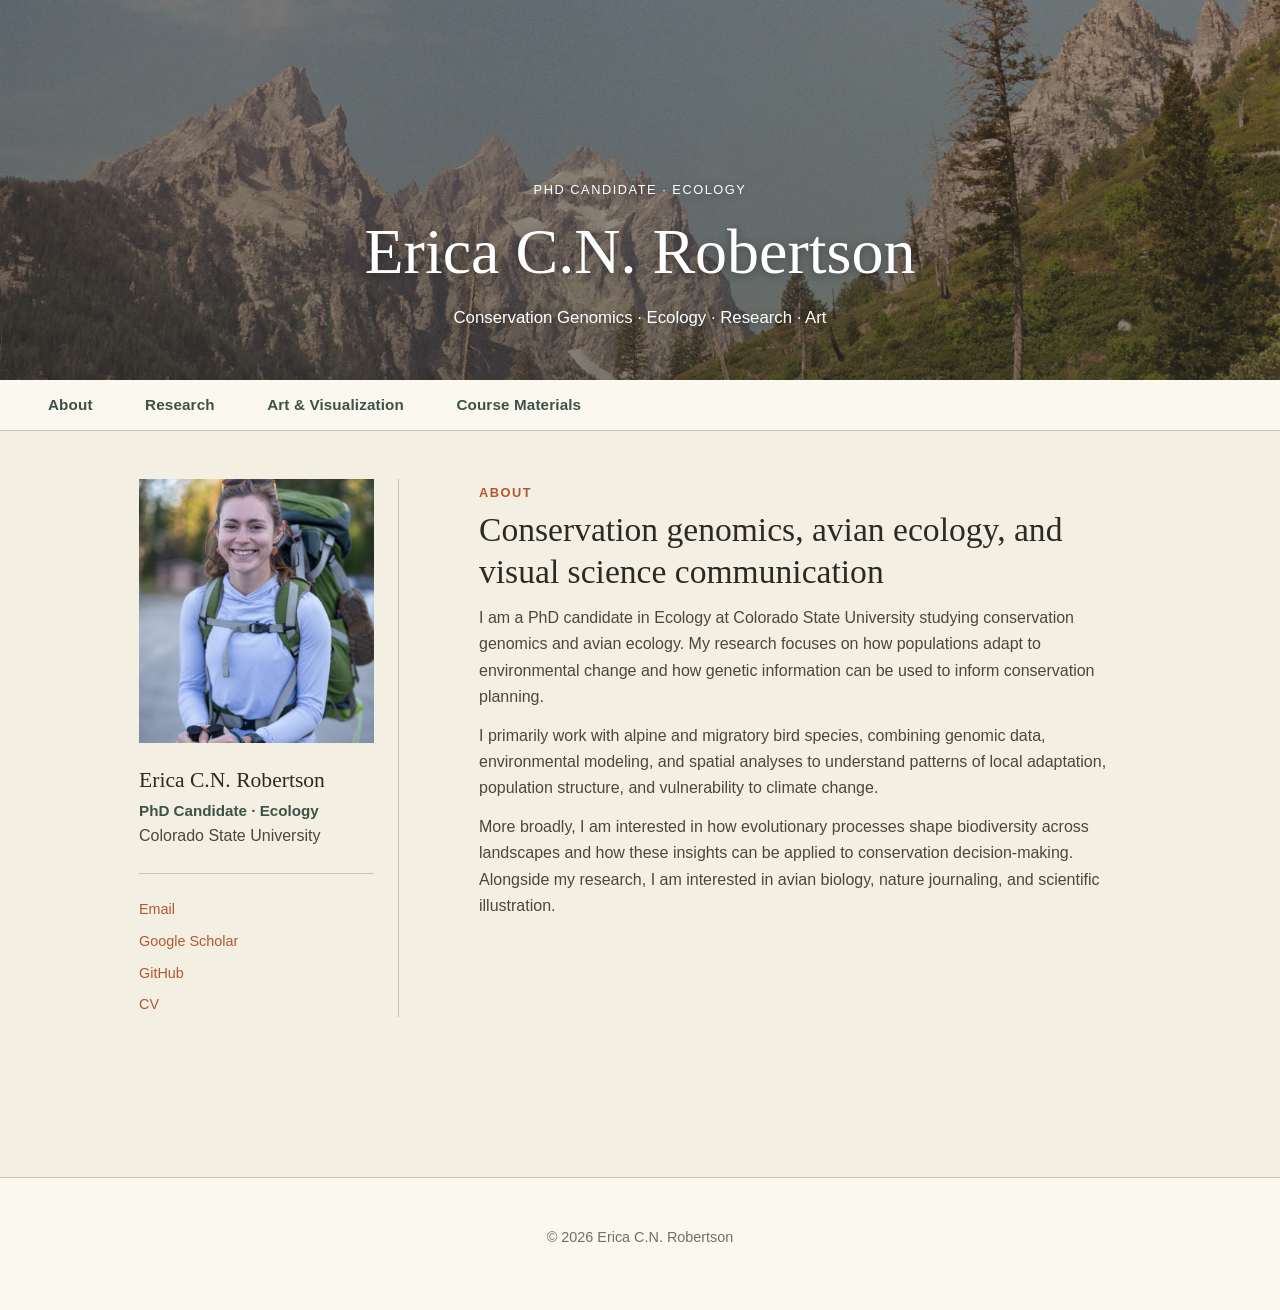
<file: index.html>
<!DOCTYPE html>
<html lang="en">
<head>
  <meta charset="UTF-8">
  <meta name="viewport" content="width=device-width, initial-scale=1.0">
  <title>Erica C.N. Robertson</title>
  <link rel="stylesheet" href="style.css">
</head>

<body>
  <header class="site-header image-header">
    <div class="header-overlay">
      <p class="eyebrow">PhD Candidate · Ecology</p>
      <h1>Erica C.N. Robertson</h1>
      <p>Conservation Genomics · Ecology · Research · Art</p>
    </div>
  </header>

  <nav class="site-nav">
    <a href="index.html">About</a>
    <a href="research.html">Research</a>
    <a href="illustration.html">Art & Visualization</a>
    <a href="teaching.html">Course Materials</a>
  </nav>

  <main class="page">
    <section class="about-layout">
      <aside class="about-sidebar">
        <img src="images/profile.jpg" alt="Erica C.N. Robertson" class="profile-photo">

        <h2>Erica C.N. Robertson</h2>
        <p class="sidebar-title">PhD Candidate · Ecology</p>
        <p>Colorado State University</p>

        <hr>

        <ul class="sidebar-links">
          <li><a href="mailto:ecn.robertson@colostate.edu">Email</a></li>
          <li><a href="https://scholar.google.com/citations?user=qycHvMkAAAAJ&hl=en" target="_blank">Google Scholar</a></li>
          <li><a href="https://github.com/ecnrobertson" target="_blank">GitHub</a></li>
          <li><a href="Robertson_CV.pdf" target="_blank" rel="noopener noreferrer">CV</a></li>
        </ul>
      </aside>

      <div class="about-main">
        <p class="section-label">About</p>
        <h2>Conservation genomics, avian ecology, and visual science communication</h2>

        <p>
          I am a PhD candidate in Ecology at Colorado State University studying conservation genomics and avian ecology. My research focuses on how populations adapt to environmental change and how genetic information can be used to inform conservation planning.
        </p>

        <p>
          I primarily work with alpine and migratory bird species, combining genomic data, environmental modeling, and spatial analyses to understand patterns of local adaptation, population structure, and vulnerability to climate change.
        </p>

        <p>
          More broadly, I am interested in how evolutionary processes shape biodiversity across landscapes and how these insights can be applied to conservation decision-making. Alongside my research, I am interested in avian biology, nature journaling, and scientific illustration.
        </p>
      </div>
    </section>
  </main>

  <footer>
    <p>© 2026 Erica C.N. Robertson</p>
  </footer>
</body>
</html>
</file>
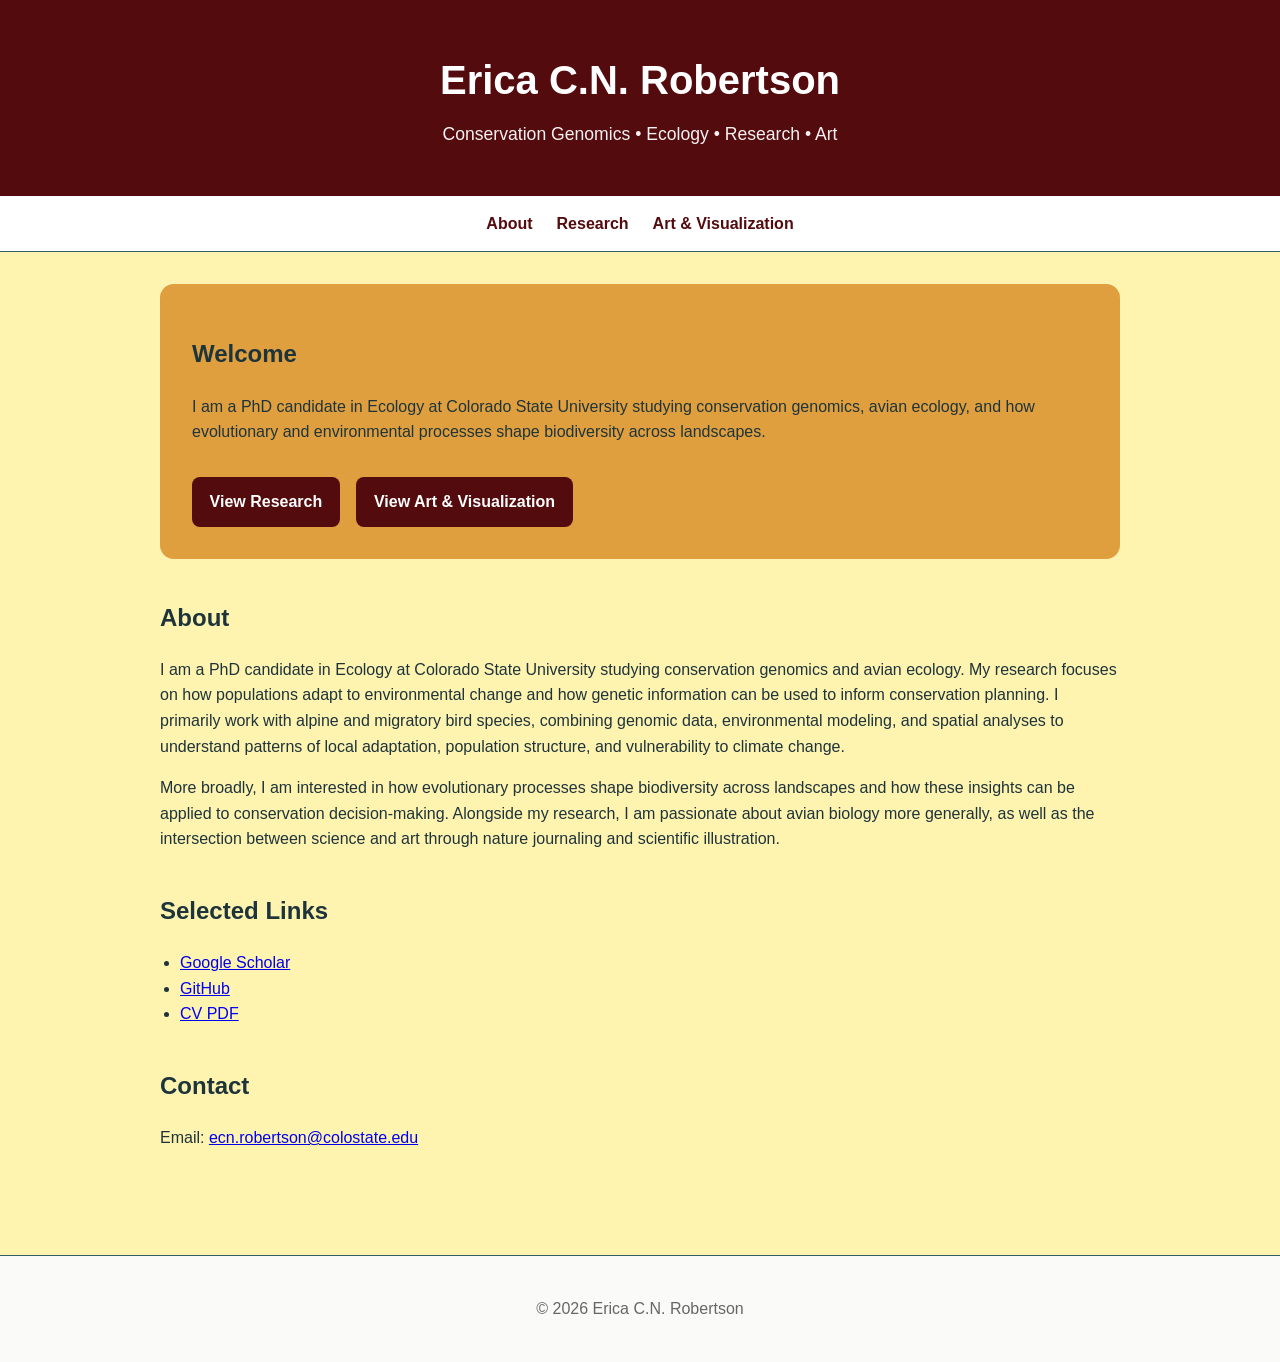
<file: old_html/index.html>
<!DOCTYPE html>
<html lang="en">
<head>
  <meta charset="UTF-8" />
  <meta name="viewport" content="width=device-width, initial-scale=1.0" />
  <title>Erica C.N. Robertson</title>
  <style>
    :root {
      --bg: #FFF3B0;
      --text: #1D343B;
      --accent: #540B0E;
      --accent-light: #E09F3E;
      --card: #9E2A2B;
      --border: #335C67;
    }

    * {
      box-sizing: border-box;
    }

    body {
      margin: 0;
      font-family: Arial, Helvetica, sans-serif;
      background: var(--bg);
      color: var(--text);
      line-height: 1.6;
    }

    header {
      background: var(--accent);
      color: white;
      padding: 3rem 1.5rem;
      text-align: center;
    }

    header h1 {
      margin: 0 0 0.5rem;
      font-size: 2.5rem;
    }

    header p {
      margin: 0;
      font-size: 1.1rem;
      opacity: 0.95;
    }

    nav {
      background: white;
      border-bottom: 1px solid var(--border);
      padding: 0.9rem 1rem;
      position: sticky;
      top: 0;
    }

    nav ul {
      list-style: none;
      display: flex;
      justify-content: center;
      gap: 1.5rem;
      padding: 0;
      margin: 0;
      flex-wrap: wrap;
    }

    nav a {
      text-decoration: none;
      color: var(--accent);
      font-weight: bold;
    }

    main {
      max-width: 1000px;
      margin: 0 auto;
      padding: 2rem 1.25rem 4rem;
    }

    section {
      margin-bottom: 2.5rem;
    }

    .hero {
      background: var(--accent-light);
      border-radius: 14px;
      padding: 2rem;
    }

    .button {
      display: inline-block;
      margin-top: 1rem;
      background: var(--accent);
      color: white;
      padding: 0.75rem 1.1rem;
      border-radius: 8px;
      text-decoration: none;
      font-weight: bold;
      margin-right: 0.75rem;
    }

    .links ul {
      padding-left: 1.25rem;
    }

    footer {
      text-align: center;
      padding: 1.5rem;
      color: #666;
      border-top: 1px solid var(--border);
      background: #fafaf8;
    }
  </style>
</head>
<body>
  <header>
    <h1>Erica C.N. Robertson</h1>
    <p>Conservation Genomics • Ecology • Research • Art</p>
  </header>

  <nav>
    <ul>
      <li><a href="index.html">About</a></li>
      <li><a href="research.html">Research</a></li>
      <li><a href="illustration.html">Art & Visualization</a></li>
    </ul>
  </nav>

  <main>
    <section class="hero">
      <h2>Welcome</h2>
      <p>
        I am a PhD candidate in Ecology at Colorado State University studying conservation genomics,
        avian ecology, and how evolutionary and environmental processes shape biodiversity across landscapes.
      </p>
      <a class="button" href="research.html">View Research</a>
      <a class="button" href="illustration.html">View Art & Visualization</a>
    </section>

    <section id="about">
      <h2>About</h2>
      <p>
        I am a PhD candidate in Ecology at Colorado State University studying conservation genomics
        and avian ecology. My research focuses on how populations adapt to environmental change and
        how genetic information can be used to inform conservation planning. I primarily work with
        alpine and migratory bird species, combining genomic data, environmental modeling, and spatial
        analyses to understand patterns of local adaptation, population structure, and vulnerability
        to climate change.
      </p>

      <p>
        More broadly, I am interested in how evolutionary processes shape biodiversity across
        landscapes and how these insights can be applied to conservation decision-making. Alongside my
        research, I am passionate about avian biology more generally, as well as the intersection
        between science and art through nature journaling and scientific illustration.
      </p>
    </section>

    <section class="links">
      <h2>Selected Links</h2>
      <ul>
        <li><a href="https://scholar.google.com/citations?user=qycHvMkAAAAJ&hl=en" target="_blank">Google Scholar</a></li>
        <li><a href="https://github.com/ecnrobertson" target="_blank">GitHub</a></li>
        <li><a href="Robertson_CV_2-26.pdf" target="_blank">CV PDF</a></li>
      </ul>
    </section>

    <section id="contact">
      <h2>Contact</h2>
      <p>Email: <a href="mailto:ecn.robertson@colostate.edu">ecn.robertson@colostate.edu</a></p>
    </section>
  </main>

  <footer>
    <p>© 2026 Erica C.N. Robertson</p>
  </footer>
</body>
</html>
</file>
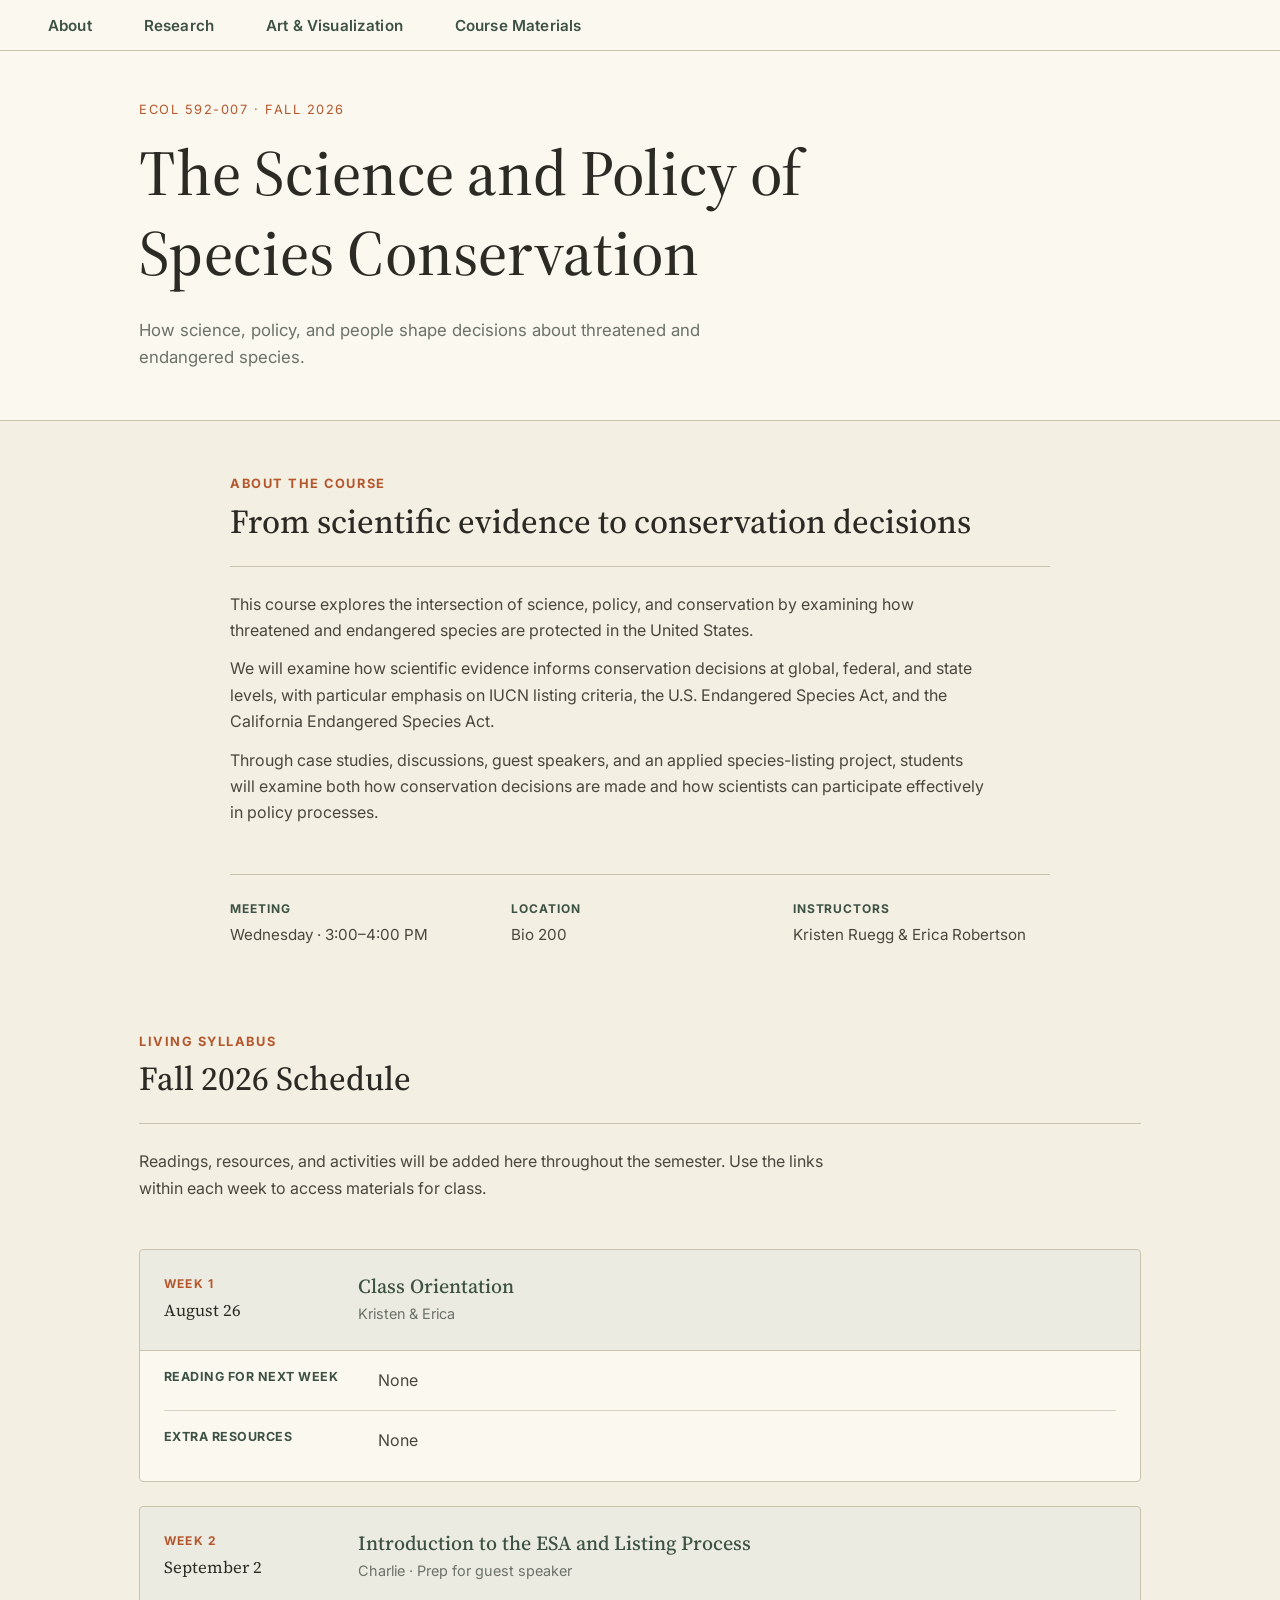
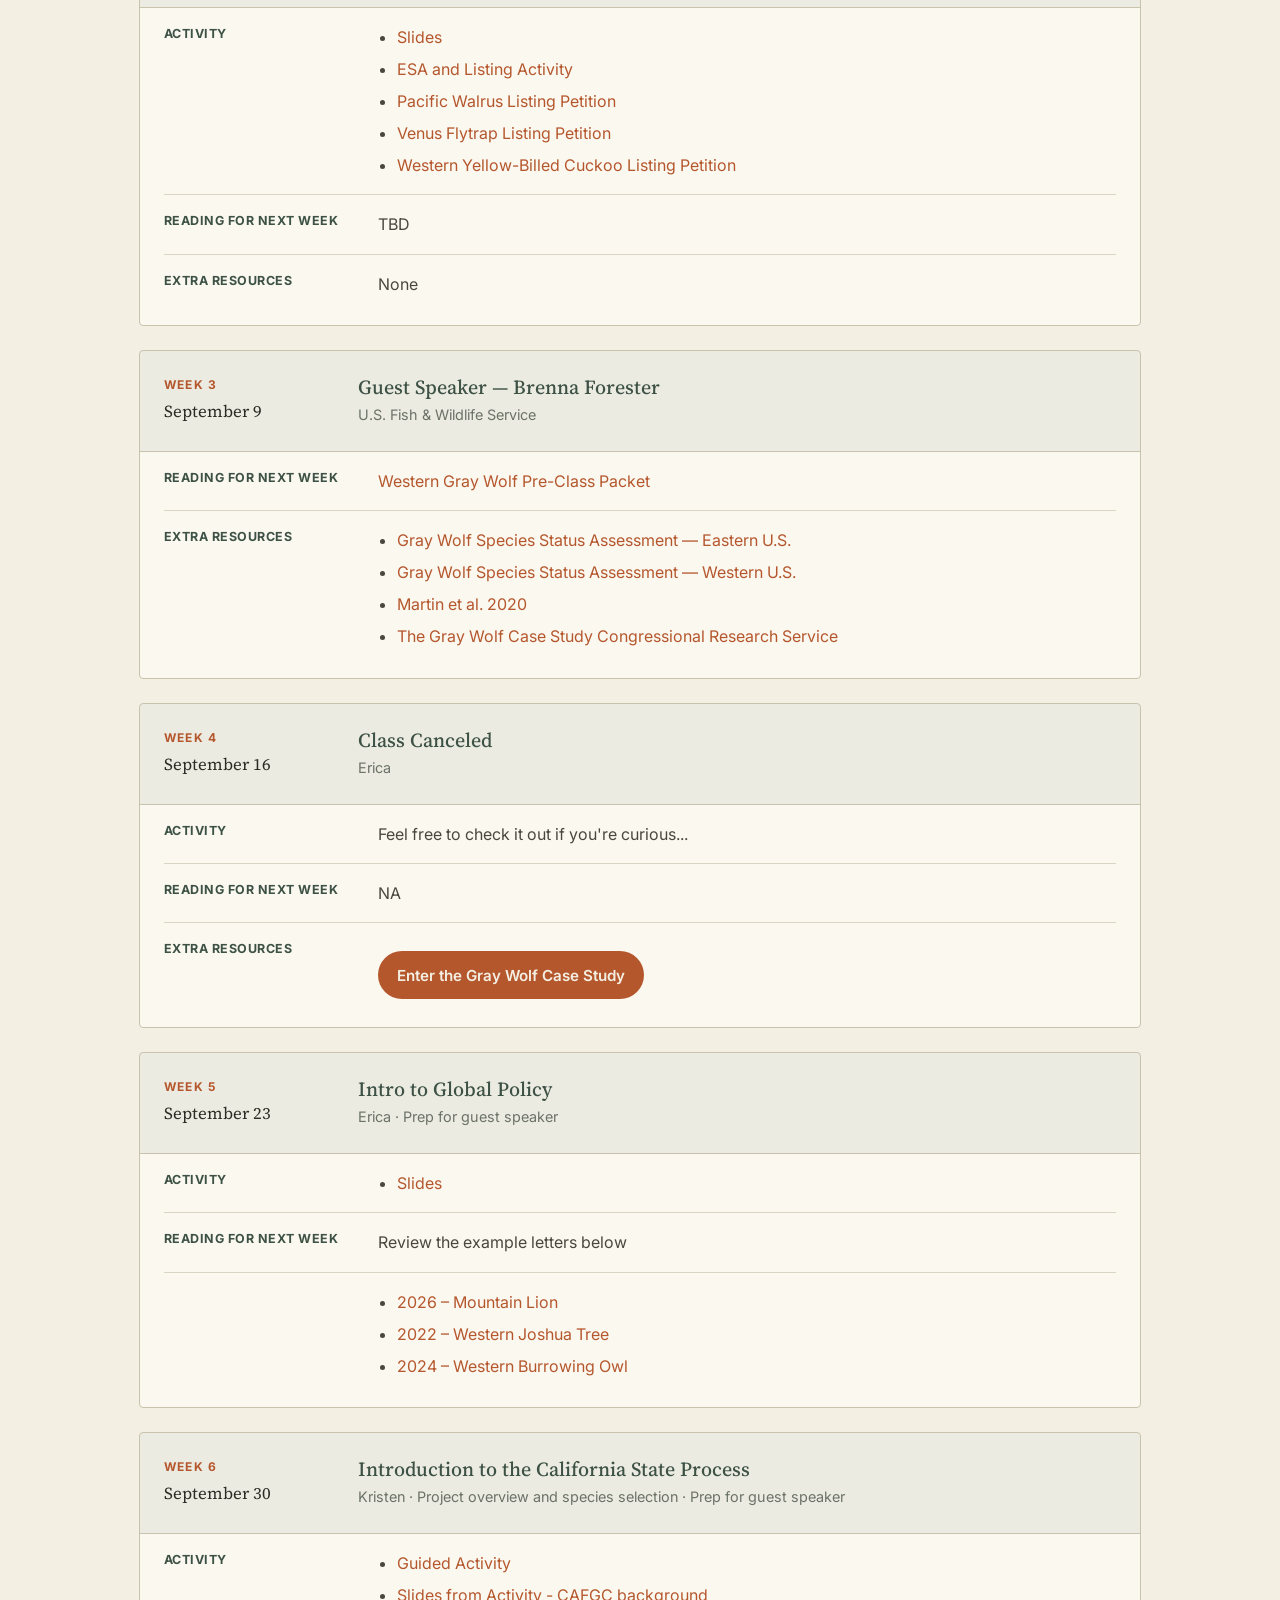
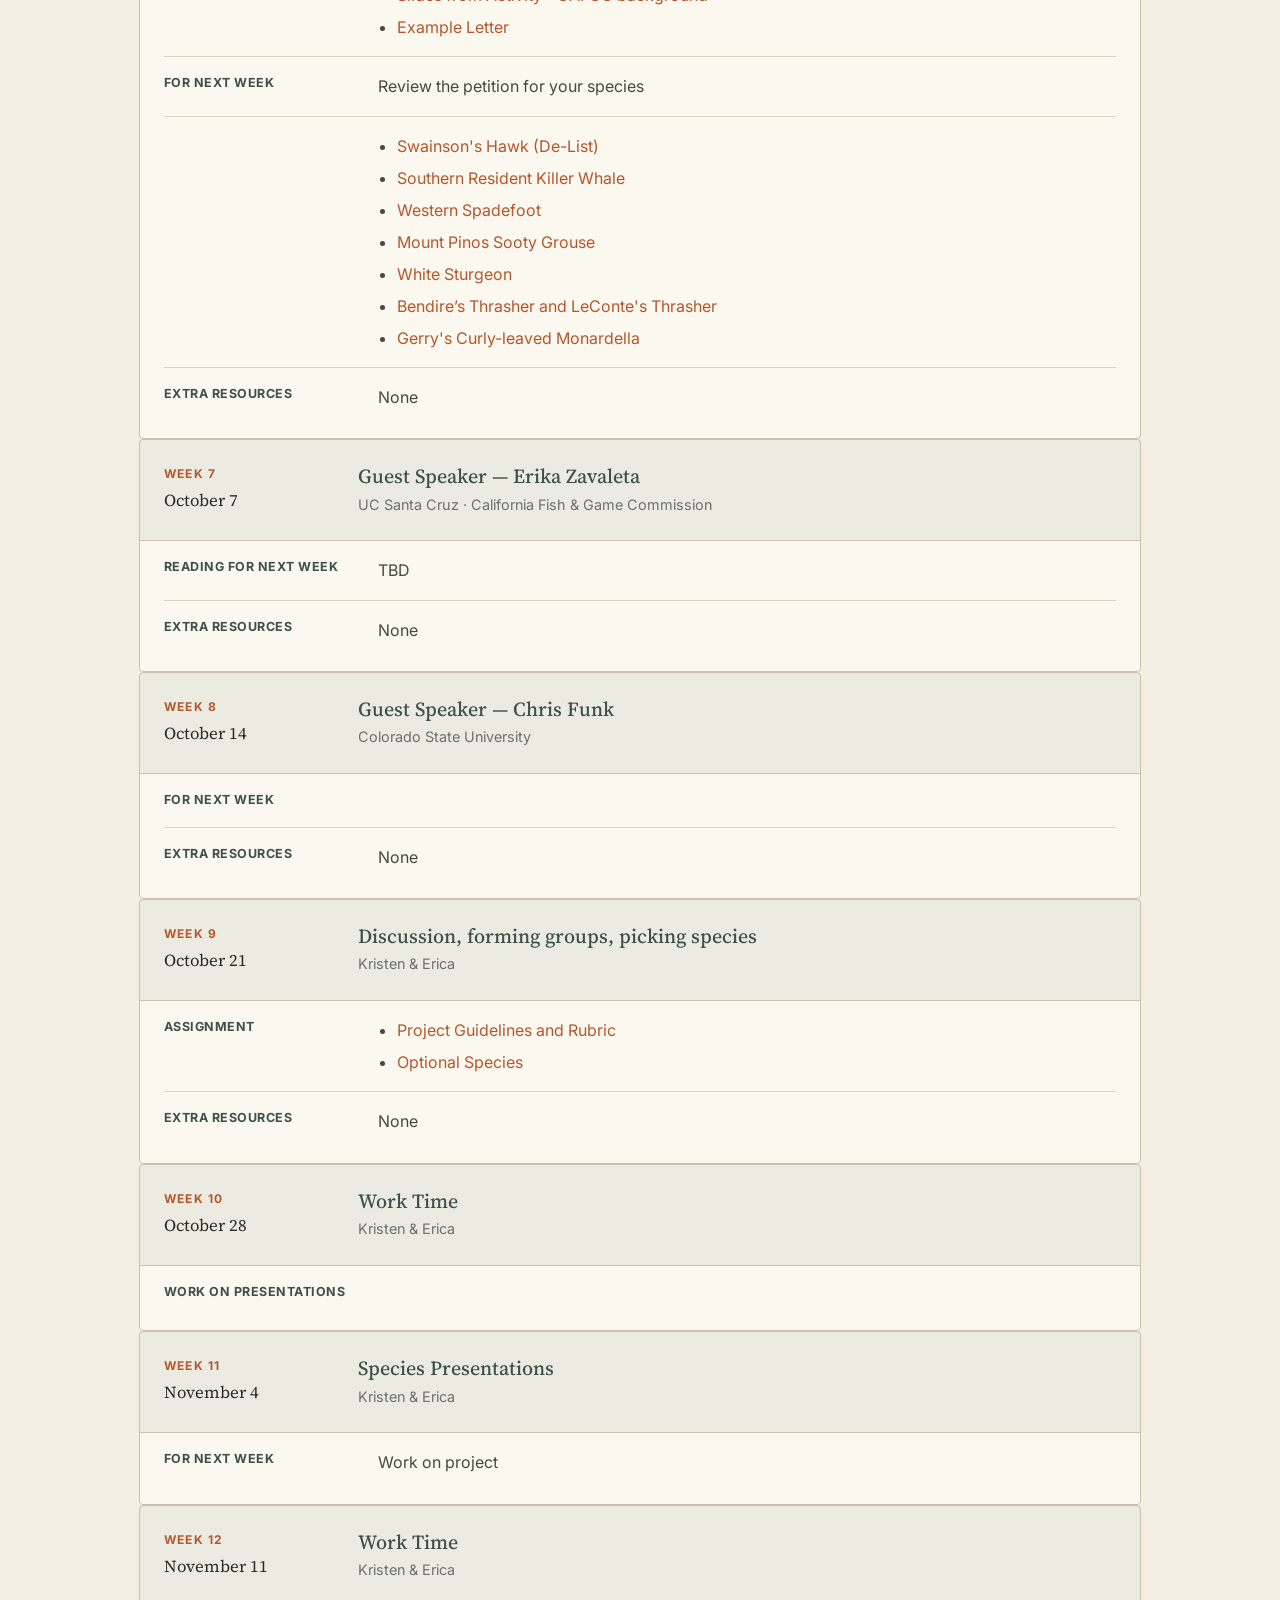
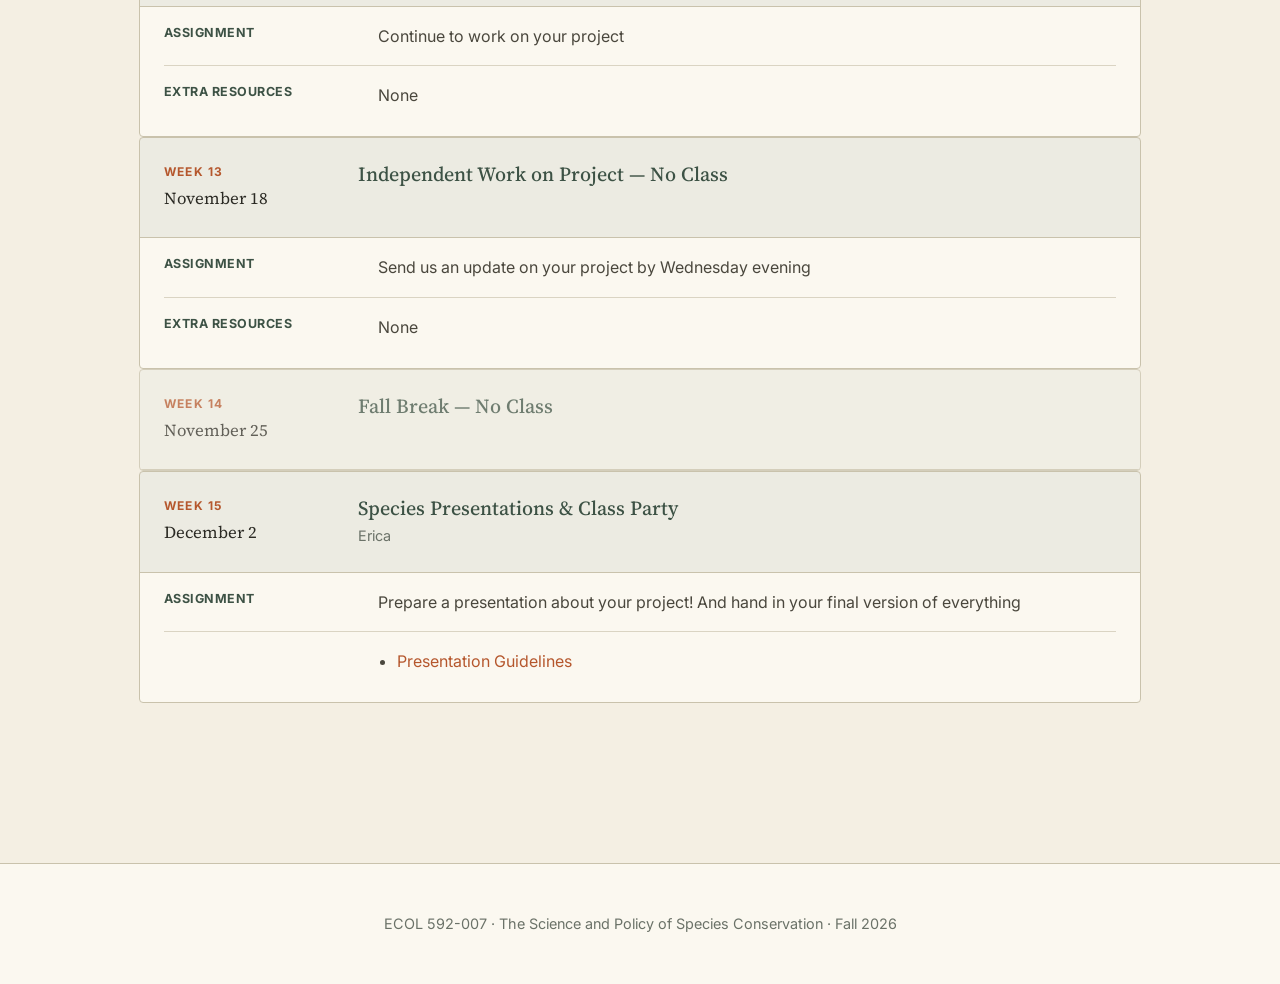
<file: teaching/ECOL592-007-Species_Listing/index.html>
<!DOCTYPE html>
<html lang="en">

<head>
  <meta charset="UTF-8">
  <meta name="viewport" content="width=device-width, initial-scale=1.0">

  <title>ECOL 592 | Science and Policy of Species Conservation</title>

  <!-- Same fonts as main website -->
  <link rel="preconnect" href="https://fonts.googleapis.com">
  <link rel="preconnect" href="https://fonts.gstatic.com" crossorigin>
  <link
    href="https://fonts.googleapis.com/css2?family=Inter:wght@400;500;600;700&family=Source+Serif+4:ital,wght@0,400;0,500;0,600;1,400&display=swap"
    rel="stylesheet"
  >

  <!-- Main website stylesheet -->
  <link rel="stylesheet" href="../../style.css">
</head>


<body>
  
 <!-- =========================
     NAVIGATION
========================== -->

<nav class="site-nav">
  <a href="../../index.html">About</a>
  <a href="../../research.html">Research</a>
  <a href="../../illustration.html">Art & Visualization</a>
  <a href="../../teaching.html">Course Materials</a>
</nav>


<!-- =========================
     COURSE HEADER
========================== -->

<header class="course-hero">

  <div class="course-hero-content">

    <p class="eyebrow">ECOL 592-007 · Fall 2026</p>

    <h1>The Science and Policy of Species Conservation</h1>

    <p class="course-hero-subtitle">
      How science, policy, and people shape decisions about
      threatened and endangered species.
    </p>

  </div>

</header>


  <main>

    <!-- =========================
         COURSE INTRO
    ========================== -->

    <section class="course-intro">

      <div class="section-heading">
        <span class="section-label">About the Course</span>
        <h2>From scientific evidence to conservation decisions</h2>
      </div>

      <p>
        This course explores the intersection of science, policy,
        and conservation by examining how threatened and endangered
        species are protected in the United States.
      </p>

      <p>
        We will examine how scientific evidence informs conservation
        decisions at global, federal, and state levels, with particular
        emphasis on IUCN listing criteria, the U.S. Endangered Species
        Act, and the California Endangered Species Act.
      </p>

      <p>
        Through case studies, discussions, guest speakers, and an
        applied species-listing project, students will examine both
        how conservation decisions are made and how scientists can
        participate effectively in policy processes.
      </p>

      <div class="course-details">
        <div>
          <span class="course-detail-label">Meeting</span>
          Wednesday · 3:00–4:00 PM
        </div>

        <div>
          <span class="course-detail-label">Location</span>
          Bio 200
        </div>

        <div>
          <span class="course-detail-label">Instructors</span>
          Kristen Ruegg & Erica Robertson
        </div>
      </div>

    </section>


    <!-- =========================
         SCHEDULE
    ========================== -->

    <section id="schedule">

      <div class="section-heading">
        <span class="section-label">Living Syllabus</span>
        <h2>Fall 2026 Schedule</h2>
      </div>

      <p class="schedule-intro">
        Readings, resources, and activities will be added here throughout
        the semester. Use the links within each week to access materials
        for class.
      </p>


      <div class="week-list">


        <!-- WEEK 1 -->

        <article class="week-card">

          <div class="week-heading">
            <div>
              <span class="week-number">Week 1</span>
              <span class="week-date">August 26</span>
            </div>

            <div class="week-title">
              <h3>Class Orientation</h3>
              <p>Kristen & Erica</p>
            </div>
          </div>

          <div class="week-materials">
            <div class="material-row">
              <strong>Reading for next week</strong>
              <span>None</span>
            </div>

            <div class="material-row">
              <strong>Extra resources</strong>
              <span>None</span>
            </div>
          </div>

        </article>


        <!-- WEEK 2 -->

        <article class="week-card">

          <div class="week-heading">
            <div>
              <span class="week-number">Week 2</span>
              <span class="week-date">September 2</span>
            </div>

            <div class="week-title">
              <h3>Introduction to the ESA and Listing Process</h3>
              <p>Charlie · Prep for guest speaker</p>
            </div>
          </div>

          <div class="week-materials">
            <div class="material-row">
              <strong>Activity</strong>

              <ul class="course-resource-list">
                <li>
                  <a href="resources/Week2/Listing process and ESA for upload.pptx"
                  rel="noopener noreferrer">
                  Slides
                  </a>
                </li>

                  <li>
                    <a href="resources/Week2/ESA and Listing Activity.pdf"
                       target="_blank"
                       rel="noopener noreferrer">
                      ESA and Listing Activity
                    </a>
                  </li>

                  <li>
                    <a href="resources/Week2/Pacific Walrus Listing Petition.pdf"
                       target="_blank"
                       rel="noopener noreferrer">
                      Pacific Walrus Listing Petition
                    </a>
                  </li>

                  <li>
                    <a href="resources/Week2/Venus Flytrap Listing Petition.pdf"
                       target="_blank"
                       rel="noopener noreferrer">
                      Venus Flytrap Listing Petition
                    </a>
                  </li>

                  <li>
                    <a href="resources/Week2/Western Yellow-Billed Cuckoo Listing Petition.pdf"
                       target="_blank"
                       rel="noopener noreferrer">
                      Western Yellow-Billed Cuckoo Listing Petition
                    </a>
                  </li>

                </ul>
                
            </div>
            
            <div class="material-row">
              <strong>Reading for next week</strong>
              <span>TBD</span>
            </div>

            <div class="material-row">
              <strong>Extra resources</strong>
              <span>None</span>
            </div>
          </div>

        </article>


        <!-- WEEK 3 -->

        <article class="week-card">

          <div class="week-heading">
            <div>
              <span class="week-number">Week 3</span>
              <span class="week-date">September 9</span>
            </div>

            <div class="week-title">
              <h3>Guest Speaker — Brenna Forester</h3>
              <p>U.S. Fish & Wildlife Service</p>
            </div>
          </div>

          <div class="week-materials">

            <div class="material-row">
              <strong>Reading for next week</strong>

              <span>
                <a href="resources/western_gray_wolf_preclass_packet.pdf">
                  Western Gray Wolf Pre-Class Packet
                </a>
              </span>
            </div>


            <div class="material-row">
              <strong>Extra resources</strong>

              <ul class="course-resource-list">
                <li>
                  <a href="resources/SSA_for_the_Gray_Wolf_Eastern_US.pdf"
                  target="_blank"
                  rel="noopener noreferrer">
                    Gray Wolf Species Status Assessment — Eastern U.S.
                    </a>
                    </li>

                <li>
                  <a href="resources/SSA_for_the_Gray_Wolf_Western_US.pdf"
                   target="_blank"
                   rel="noopener noreferrer">
                    Gray Wolf Species Status Assessment — Western U.S.
                    </a>
                  </li>

                <li>
                    <a href="resources/Martin_2020_Prolonged_gray_wolf.pdf"
                       target="_blank"
                       rel="noopener noreferrer">
                      Martin et al. 2020
                    </a>
                  </li>

               <li>
                    <a href="resources/The_Gray_Wolf_Case_Study_2020.pdf"
                       target="_blank"
                       rel="noopener noreferrer">
                      The Gray Wolf Case Study Congressional Research Service
                    </a>
                  </li>

              </ul>
            </div>

          </div>

        </article>


        <!-- WEEK 4 -->

        <article class="week-card">

          <div class="week-heading">
            <div>
              <span class="week-number">Week 4</span>
              <span class="week-date">September 16</span>
            </div>

            <div class="week-title">
              <h3>Class Canceled</h3>
              <p>Erica</p>
            </div>
          </div>

          <div class="week-materials">

            <div class="material-row">
              <strong>Activity</strong>

              <span> Feel free to check it out if you're curious...
              </span>
            </div>

            <div class="material-row">
              <strong>Reading for next week</strong>
              <span>NA</span>
            </div>

            <div class="material-row">
              <strong>Extra resources</strong>
              <span>
                <a
                  class="button-link"
                  href="gray-wolf-case-study/index.html"
                >
                  Enter the Gray Wolf Case Study
                </a>
              </span>
            </div>

          </div>

        </article>

        <!-- WEEK 5 -->

        <article class="week-card">

          <div class="week-heading">
            <div>
              <span class="week-number">Week 5</span>
              <span class="week-date">September 23</span>
            </div>

            <div class="week-title">
              <h3>Intro to Global Policy</h3>
              <p>Erica · Prep for guest speaker</p>
            </div>
          </div>

        <div class="week-materials">
          <div class="material-row">
              <strong>Activity</strong>

              <ul class="course-resource-list">
                <li>
                  <a href="resources/IUCN_GBF_intro.pptx"
                  rel="noopener noreferrer">
                  Slides
                  </a>
                </li>
              </ul>
          </div>
          <div class="material-row">
              <strong>Reading for next week</strong>
              <span> Review the example letters below</span>
            </div>
            
            <div class="material-row">
            <strong></strong>
            <ul class="course-resource-list">
              <li>
                <a
                  href="resources/Example_Letters/SS_0212_Item 17_Mtn Lion_red.pdf"
                  target="_blank"
                  rel="noopener noreferrer"
                >
                  2026 – Mountain Lion
                </a>
              </li>

              <li>
                <a
                  href="resources/Example_Letters/SS_0615_Item_5_WJT.pdf"
                  target="_blank"
                  rel="noopener noreferrer"
                >
                  2022 – Western Joshua Tree
                </a>
              </li>

              <li>
                <a
                  href="resources/Example_Letters/SS_1010_Item 14_W Burrowing Owl.pdf"
                  target="_blank"
                  rel="noopener noreferrer"
                >
                  2024 – Western Burrowing Owl
                </a>
              </li>
            </ul>
          </div>
        </div>

        </article>

        <!-- WEEK 6 -->

        <article class="week-card">

          <div class="week-heading">
            <div>
              <span class="week-number">Week 6</span>
              <span class="week-date">September 30</span>
            </div>

            <div class="week-title">
              <h3>Introduction to the California State Process</h3>
              <p>Kristen · Project overview and species selection · Prep for guest speaker</p>
            </div>
          </div>

          <div class="week-materials">
            <div class="material-row">
              <strong>Activity</strong>

              <ul class="course-resource-list">
                <li>
                  <a href="resources/Ecol 592_In Class Activity_Sept30.docx"
                  target="_blank"
                  rel="noopener noreferrer">
                  Guided Activity
                  </a>
                </li>
                <li>
                  <a href="resources/CAFGC-background.pptx"
                  target="_blank"
                  rel="noopener noreferrer">
                  Slides from Activity - CAFGC background
                  </a>
                </li>
                <li>
                  <a href="resources/WJTCP Comment Letter.pdf"
                  target="_blank"
                  rel="noopener noreferrer">
                  Example Letter
                  </a>
                </li>
              </ul>
          </div>

            <div class="material-row">
              <strong>For next week</strong>
              <span>
                Review the petition for your species
              </span>
            </div>
            
            <div class="material-row">
            <strong></strong>
              <ul class="course-resource-list">
                
                <li>
                  <a href="resources/Species_Petitions/01. 2026-6-10_SWHA Delisting Petition_CBIA__Red_ADA.pdf"
                  target="_blank"
                  rel="noopener noreferrer">
                  Swainson's Hawk (De-List)
                  </a>
                </li>
                
                <li>
                  <a href="resources/Species_Petitions/1b. 2025-11-25 - OC's CA ESA Petition for Orcinus Orca_ADA (1).pdf"
                 target="_blank"
                 rel="noopener noreferrer">
                  Southern Resident Killer Whale
                  </a>
                </li>
                
                <li>
                  <a href="resources/Species_Petitions/01b. CESA Petition Western Spadefoot Sept 2025_web (2).pdf"
                  target="_blank"
                  rel="noopener noreferrer">
                  Western Spadefoot
                  </a>
                </li>
                
                <li>
                  <a href="resources/Species_Petitions/1b. Mt Pinos Sooty Grouse CESA petition 3-25-26 (2).pdf"
                  target="_blank"
                  rel="noopener noreferrer">
                  Mount Pinos Sooty Grouse
                  </a>
                </li>
                
                <li>
                  <a href="resources/Species_Petitions/CESA Petition White Sturgeon 2023.11.29 JB_ADA.pdf"
                  target="_blank"
                  rel="noopener noreferrer">
                  White Sturgeon
                  </a>
                </li>
                
                <li>
                  <a href="resources/Species_Petitions/Desert Thrashers CESA petition 9-16-25_ADA (1).pdf"
                  target="_blank"
                  rel="noopener noreferrer">
                  Bendire’s Thrasher and LeConte's Thrasher
                  </a>
                </li>
                
                <li>
                  <a href="resources/Species_Petitions/01b. Petition_Gerry's CLM_021925.pdf"
                  target="_blank"
                  rel="noopener noreferrer">
                  Gerry's Curly-leaved Monardella
                  </a>
                </li>
            </div>
            
            <div class="material-row">
              <strong>Extra resources</strong>
              <span>None</span>
            </div>


            </div>

          </div>

        </article>

        <!-- WEEK 7 -->

        <article class="week-card">

          <div class="week-heading">
            <div>
              <span class="week-number">Week 7</span>
              <span class="week-date">October 7</span>
            </div>

            <div class="week-title">
              <h3>Guest Speaker — Erika Zavaleta</h3>
              <p>UC Santa Cruz · California Fish & Game Commission</p>
            </div>
          </div>

          <div class="week-materials">

            <div class="material-row">
              <strong>Reading for next week</strong>
              <span>TBD</span>
            </div>

            <div class="material-row">
              <strong>Extra resources</strong>
              <span>None</span>
            </div>

          </div>

        </article>


        <!-- WEEK 8 -->

        <article class="week-card">

          <div class="week-heading">
            <div>
              <span class="week-number">Week 8</span>
              <span class="week-date">October 14</span>
            </div>

            <div class="week-title">
               <h3>Guest Speaker — Chris Funk</h3>
              <p>Colorado State University</p>
           </div>
          </div>

          <div class="week-materials">

            <div class="material-row">
              <strong>For next week</strong>
              <span></span>
             </div>

            <div class="material-row">
              <strong>Extra resources</strong>
              <span>None</span>
            </div>

          </div>

        </article>


        <!-- WEEK 9 -->

        <article class="week-card">

          <div class="week-heading">
            <div>
              <span class="week-number">Week 9</span>
              <span class="week-date">October 21</span>
            </div>

            <div class="week-title">
              <h3>Discussion, forming groups, picking species</h3>
              <p>Kristen & Erica</p>
            </div>
          </div>

          <div class="week-materials">

            <div class="material-row">
              <strong>Assignment</strong>
  
                <ul class="course-resource-list">
                
                  <li>
                   <a href="resources/Project Guidelines.docx"
                   target="_blank"
                   rel="noopener noreferrer">
                   Project Guidelines and Rubric
                   </a>
                  </li>
                  <li>
                   <a href="resources/CESA_species.docx"
                   target="_blank"
                   rel="noopener noreferrer">
                   Optional Species
                   </a>
                  </li>
            </div>

            <div class="material-row">
              <strong>Extra resources</strong>
              <span>None</span>
            </div>

          </div>

        </article>


        <!-- WEEK 10 -->

        <article class="week-card">

          <div class="week-heading">
            <div>
              <span class="week-number">Week 10</span>
              <span class="week-date">October 28</span>
            </div>

            <div class="week-title">
              <h3>Work Time</h3>
              <p>Kristen & Erica</p>
            </div>
          </div>

          <div class="week-materials">
            <div class="material-row">
              <strong>Work on presentations</strong>
            </div>
          </div>


        </article>


        <!-- WEEK 11 -->

        <article class="week-card">

          <div class="week-heading">
            <div>
              <span class="week-number">Week 11</span>
              <span class="week-date">November 4</span>
            </div>

            <div class="week-title">
              <h3>Species Presentations</h3>
              <p>Kristen & Erica</p>
            </div>
          </div>

          <div class="week-materials">

            <div class="material-row">
              <strong>For next week</strong>
              <span>Work on project</span>
            </div>

          </div>

        </article>


        <!-- WEEK 12 -->

        <article class="week-card">

          <div class="week-heading">
            <div>
              <span class="week-number">Week 12</span>
              <span class="week-date">November 11</span>
            </div>

            <div class="week-title">
              <h3>Work Time</h3>
              <p>Kristen & Erica</p>
            </div>
          </div>

          <div class="week-materials">

            <div class="material-row">
              <strong>Assignment</strong>
              <span>Continue to work on your project</span>
            </div>

            <div class="material-row">
              <strong>Extra resources</strong>
              <span>None</span>
            </div>

          </div>

        </article>


        <!-- WEEK 13 -->

        <article class="week-card">

          <div class="week-heading">
            <div>
              <span class="week-number">Week 13</span>
              <span class="week-date">November 18</span>
            </div>

            <div class="week-title">
              <h3>Independent Work on Project — No Class</h3>
            </div>
          </div>

          <div class="week-materials">

            <div class="material-row">
              <strong>Assignment</strong>
              <span>Send us an update on your project by Wednesday evening</span>
            </div>

            <div class="material-row">
              <strong>Extra resources</strong>
              <span>None</span>
            </div>

          </div>

        </article>


        <!-- WEEK 14 -->

        <article class="week-card week-card-muted">

          <div class="week-heading">
            <div>
              <span class="week-number">Week 14</span>
              <span class="week-date">November 25</span>
            </div>

            <div class="week-title">
              <h3>Fall Break — No Class</h3>
            </div>
          </div>

        </article>


        <!-- WEEK 15 -->

        <article class="week-card">

          <div class="week-heading">
            <div>
              <span class="week-number">Week 15</span>
              <span class="week-date">December 2</span>
            </div>
          
            <div class="week-title">
              <h3>Species Presentations & Class Party</h3>
              <p>Erica</p>
            </div>
            </div>
            
            <div class="week-materials">
              <div class="material-row">
                <strong>Assignment</strong>
                <span>Prepare a presentation about your project! And hand in your final version of everything</span>
              </div>
            
              <div class="material-row">
               <strong></strong>
                  <ul class="course-resource-list">
                
                   <li>
                    <a href=""
                    target="_blank"
                     rel="noopener noreferrer">
                     Presentation Guidelines
                     </a>
                    </li>
                  </div>
              </div>

        </article>


      </div>

    </section>

  </main>


  <footer class="site-footer">
    ECOL 592-007 · The Science and Policy of Species Conservation · Fall 2026
  </footer>

</body>
</html>
</file>
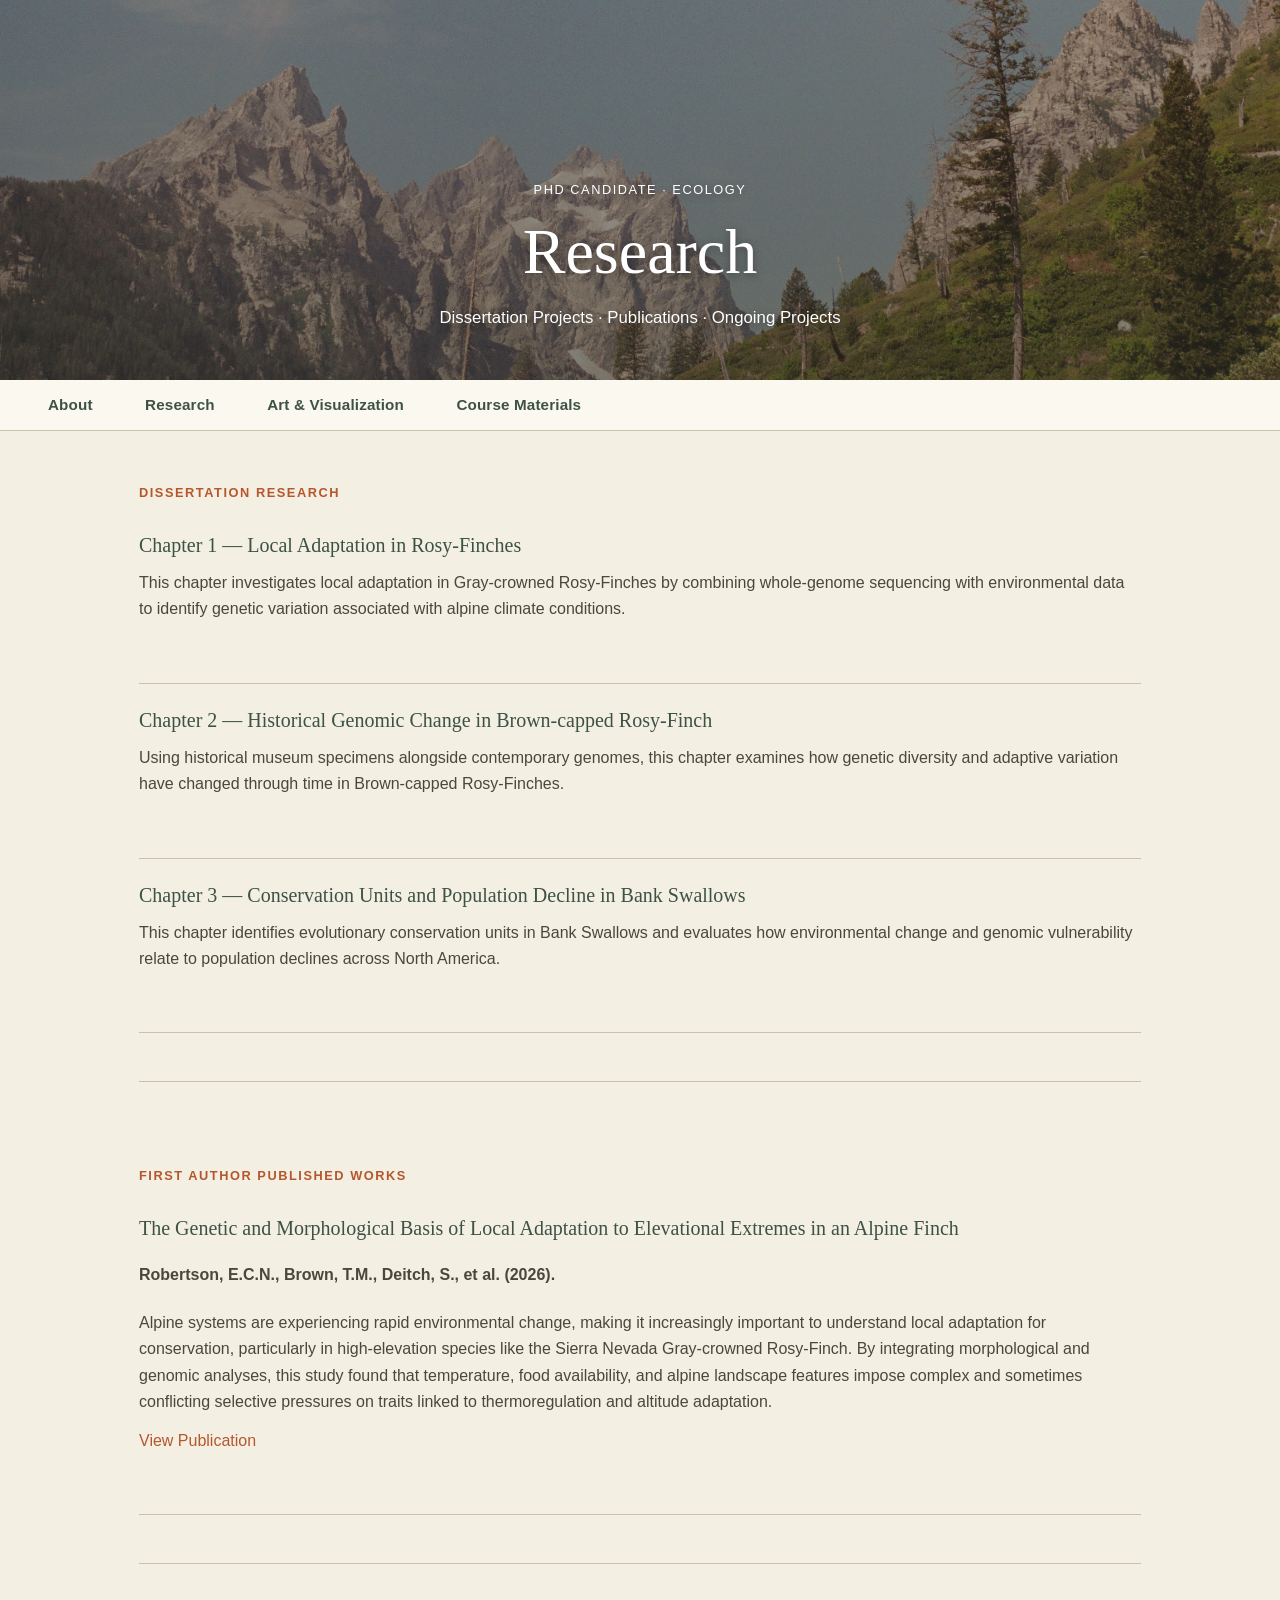
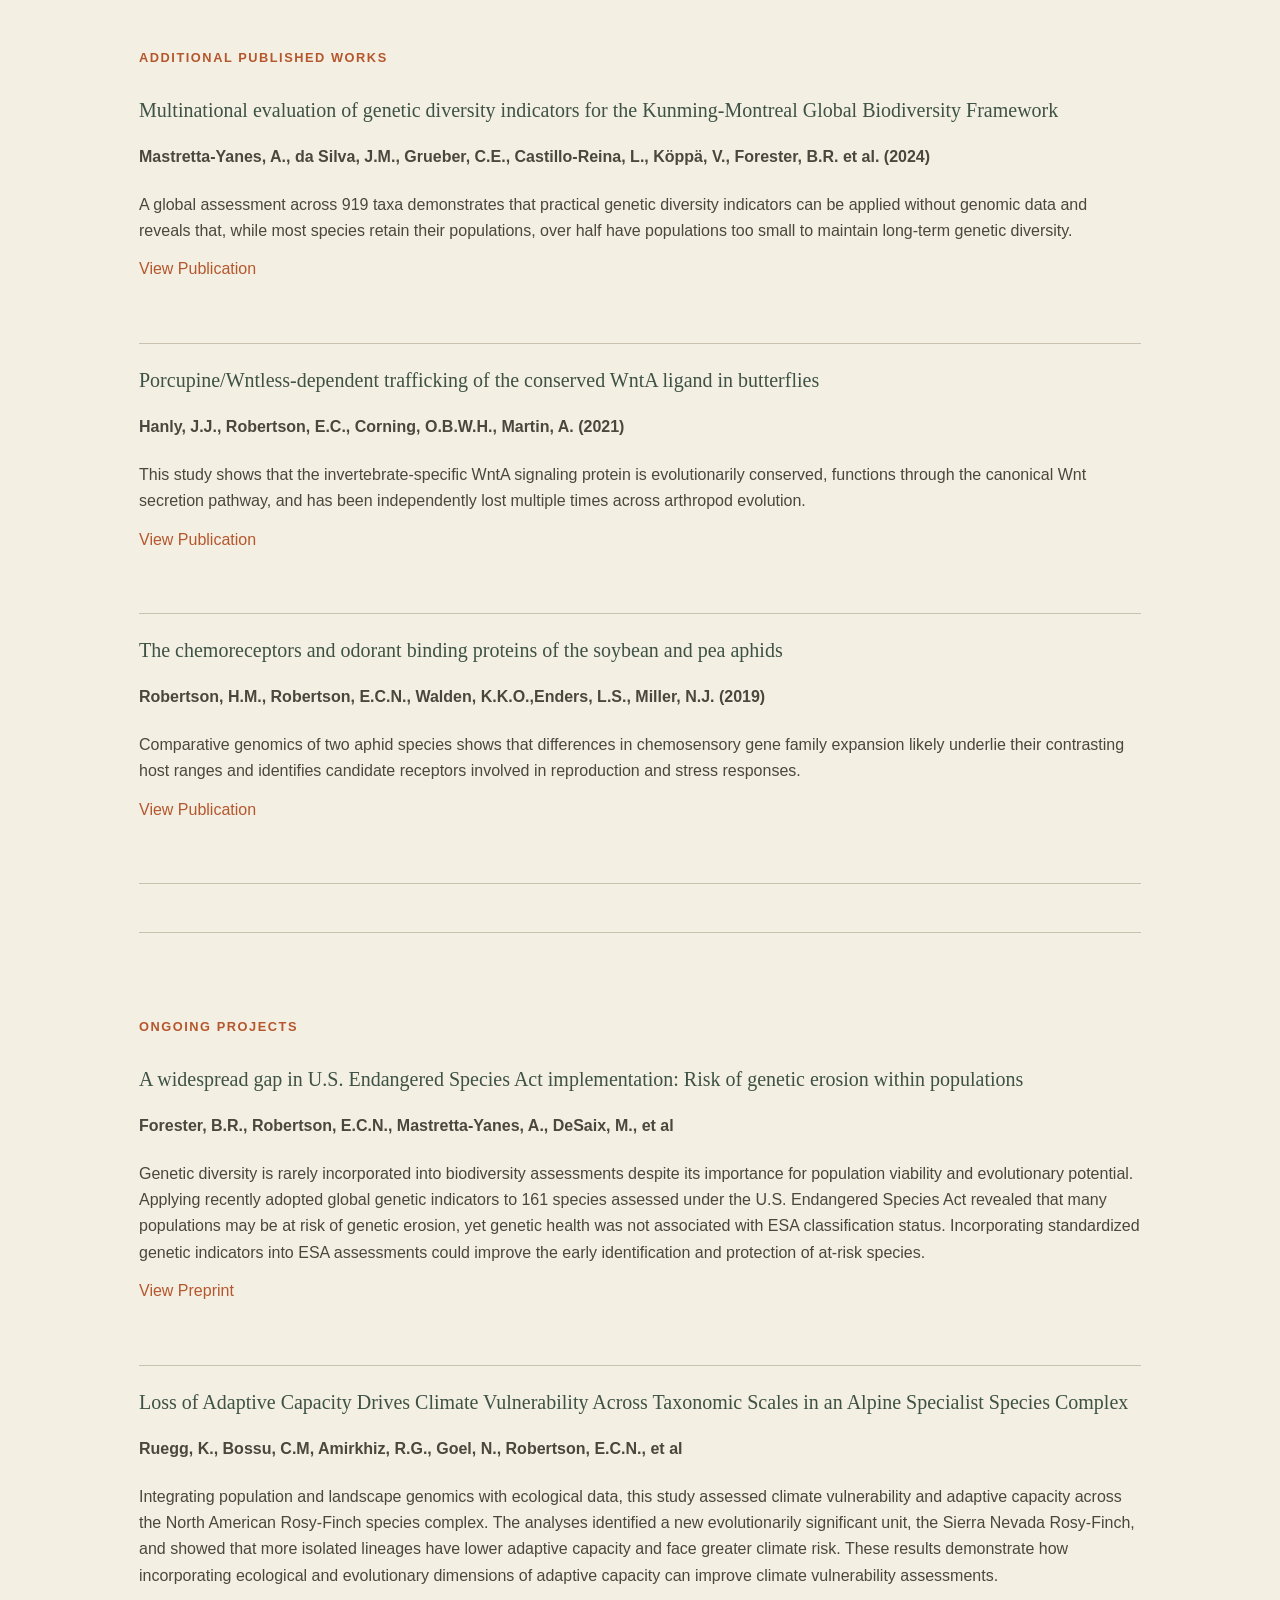
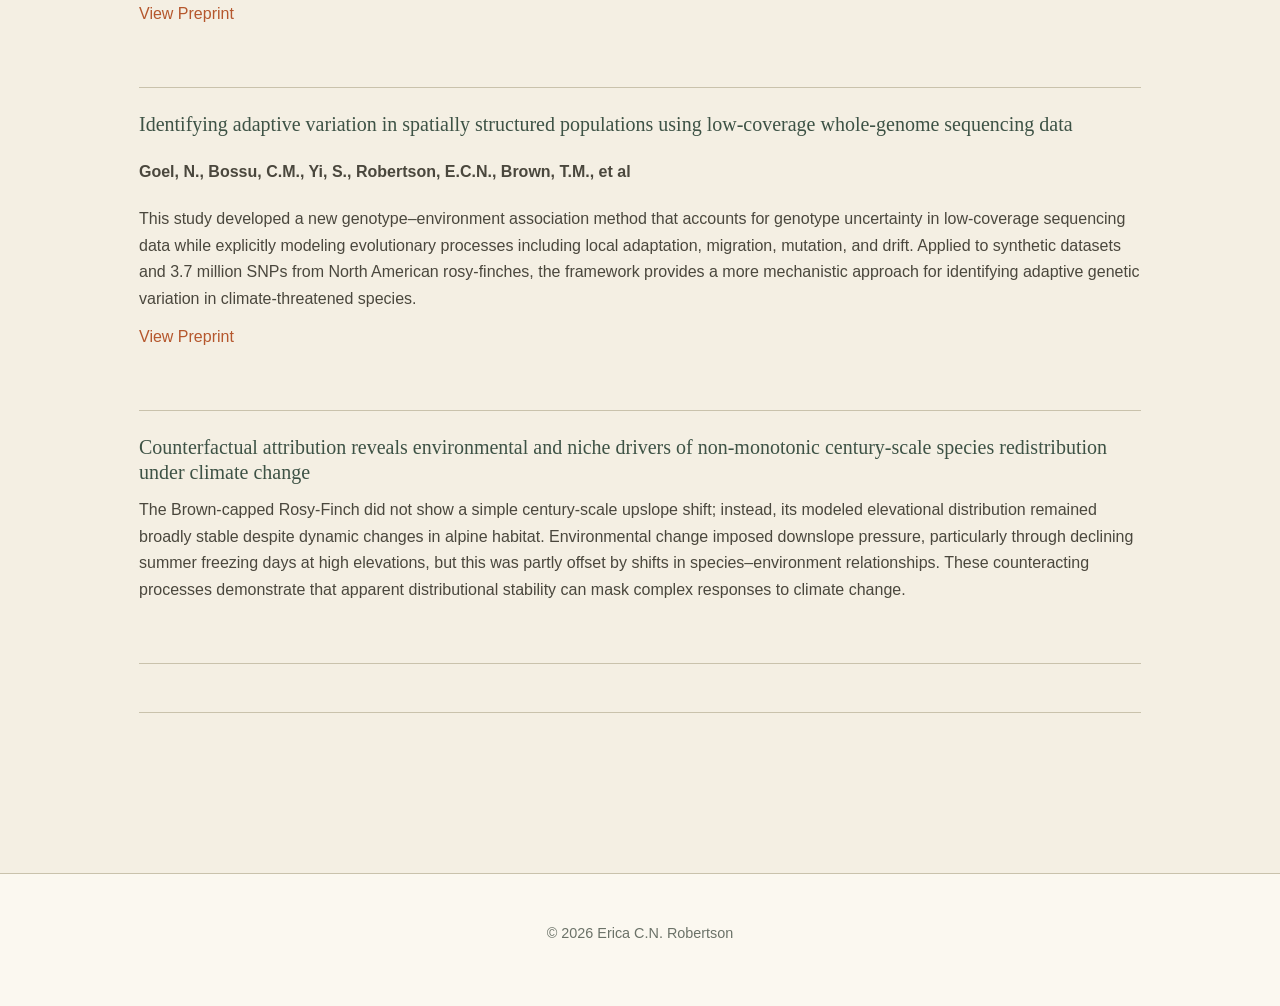
<file: research.html>
<!DOCTYPE html>
<html lang="en">
<head>
  <meta charset="UTF-8">
  <meta name="viewport" content="width=device-width, initial-scale=1.0">
  <title>Research | Erica Robertson</title>
  <link rel="stylesheet" href="style.css">
</head>

<body>
  <header class="site-header image-header">
    <div class="header-overlay">
      <p class="eyebrow">PhD Candidate · Ecology</p>
      <h1>Research</h1>
      <p>Dissertation Projects · Publications · Ongoing Projects</p>
    </div>
  </header>

  <nav class="site-nav">
    <a href="index.html">About</a>
    <a href="research.html">Research</a>
    <a href="illustration.html">Art & Visualization</a>
    <a href="teaching.html">Course Materials</a>
  </nav>

  <main class="page">
    <section class="intro flat-section">
      <p class="section-label">Dissertation Research</p>

      <article class="project-card">
        <h3>Chapter 1 — Local Adaptation in Rosy-Finches</h3>
        <p>
          This chapter investigates local adaptation in Gray-crowned Rosy-Finches by combining whole-genome sequencing with environmental data to identify genetic variation associated with alpine climate conditions.
        </p>
      </article>

      <article class="project-card">
        <h3>Chapter 2 — Historical Genomic Change in Brown-capped Rosy-Finch</h3>
        <p>
          Using historical museum specimens alongside contemporary genomes, this chapter examines how genetic diversity and adaptive variation have changed through time in Brown-capped Rosy-Finches.
        </p>
      </article>

      <article class="project-card">
        <h3>Chapter 3 — Conservation Units and Population Decline in Bank Swallows</h3>
        <p>
          This chapter identifies evolutionary conservation units in Bank Swallows and evaluates how environmental change and genomic vulnerability relate to population declines across North America.
        </p>
      </article>
    </section>
    
    <section class="intro flat-section">
      <p class="section-label">First Author Published Works</p>

      <article class="project-card">
        <h3>The Genetic and Morphological Basis of Local Adaptation to Elevational Extremes in an Alpine Finch</h3>
        <h4>Robertson, E.C.N., Brown, T.M., Deitch, S., et al. (2026).</h4>
        <p>
          Alpine systems are experiencing rapid environmental change, making it increasingly important to understand local adaptation for conservation, particularly in high-elevation species like the Sierra Nevada Gray-crowned Rosy-Finch. By integrating morphological and genomic analyses, this study found that temperature, food availability, and alpine landscape features impose complex and sometimes conflicting selective pressures on traits linked to thermoregulation and altitude adaptation.
        </p>
        
        <p>
          <a href="https://doi.org/10.1002/ece3.72962" target="_blank">View Publication</a>
        </p>
      </article>
    </section>
    
    <section class="intro flat-section">
      <p class="section-label">Additional Published Works</p>

      <article class="project-card">
        <h3>Multinational evaluation of genetic diversity indicators for the Kunming‐Montreal Global Biodiversity Framework</h3>
        <h4>Mastretta-Yanes, A., da Silva, J.M., Grueber, C.E., Castillo-Reina, L., Köppä, V., Forester, B.R. et al. (2024)</h4>
        <p>
          A global assessment across 919 taxa demonstrates that practical genetic diversity indicators can be applied without genomic data and reveals that, while most species retain their populations, over half have populations too small to maintain long-term genetic diversity.
        </p>
        <p>
          <a href="https://doi.org/10.1111/ele.14461" target="_blank">View Publication</a>
        </p>
      </article>
      
      <article class="project-card">
        <h3>Porcupine/Wntless‐dependent trafficking of the conserved WntA ligand in butterflies</h3>
        <h4>Hanly, J.J., Robertson, E.C., Corning, O.B.W.H., Martin, A. (2021)</h4>
        <p>
          This study shows that the invertebrate-specific WntA signaling protein is evolutionarily conserved, functions through the canonical Wnt secretion pathway, and has been independently lost multiple times across arthropod evolution.
        </p>
        <p>
          <a href="https://doi.org/10.1002/jez.b.23046" target="_blank">View Publication</a>
        </p>
      </article>
      
      <article class="project-card">
        <h3>The chemoreceptors and odorant binding proteins of the soybean and pea aphids</h3>
        <h4>Robertson, H.M., Robertson, E.C.N., Walden, K.K.O.,Enders, L.S., Miller, N.J. (2019)</h4>
        <p>
          Comparative genomics of two aphid species shows that differences in chemosensory gene family expansion likely underlie their contrasting host ranges and identifies candidate receptors involved in reproduction and stress responses.
        </p>
        <p>
          <a href="https://doi.org/10.1016/j.ibmb.2019.01.005" target="_blank">View Publication</a>
        </p>
      </article>
    </section>
    
    <section class="intro flat-section">
      <p class="section-label">Ongoing Projects</p>

      <article class="project-card">
        <h3>A widespread gap in U.S. Endangered Species Act implementation: Risk of genetic erosion within populations</h3>
        <h4>Forester, B.R., Robertson, E.C.N., Mastretta-Yanes, A., DeSaix, M., et al</h4>
        <p>
          Genetic diversity is rarely incorporated into biodiversity assessments despite its importance for population viability and evolutionary potential. Applying recently adopted global genetic indicators to 161 species assessed under the U.S. Endangered Species Act revealed that many populations may be at risk of genetic erosion, yet genetic health was not associated with ESA classification status. Incorporating standardized genetic indicators into ESA assessments could improve the early identification and protection of at-risk species.          </p>
        <p>
          <a href="https://doi.org/10.32942/X2KX06" target="_blank">View Preprint</a>
        </p>
      </article>
      
      <article class="project-card">
        <h3>Loss of Adaptive Capacity Drives Climate Vulnerability Across Taxonomic Scales in an Alpine Specialist Species Complex</h3>
        <h4>Ruegg, K., Bossu, C.M, Amirkhiz, R.G., Goel, N., Robertson, E.C.N., et al</h4>
        <p>
          Integrating population and landscape genomics with ecological data, this study assessed climate vulnerability and adaptive capacity across the North American Rosy-Finch species complex. The analyses identified a new evolutionarily significant unit, the Sierra Nevada Rosy-Finch, and showed that more isolated lineages have lower adaptive capacity and face greater climate risk. These results demonstrate how incorporating ecological and evolutionary dimensions of adaptive capacity can improve climate vulnerability assessments.          </p>
        <p>
          <a href="https://doi.org/10.64898/2026.05.13.724772" target="_blank">View Preprint</a>
        </p>
      </article>
      
      <article class="project-card">
        <h3>Identifying adaptive variation in spatially structured populations using low-coverage whole-genome sequencing data</h3>
        <h4>Goel, N., Bossu, C.M., Yi, S., Robertson, E.C.N., Brown, T.M., et al</h4>
        <p>
          This study developed a new genotype–environment association method that accounts for genotype uncertainty in low-coverage sequencing data while explicitly modeling evolutionary processes including local adaptation, migration, mutation, and drift. Applied to synthetic datasets and 3.7 million SNPs from North American rosy-finches, the framework provides a more mechanistic approach for identifying adaptive genetic variation in climate-threatened species.        </p>
        <p>
          <a href="https://doi.org/10.64898/2026.01.19.700474" target="_blank">View Preprint</a>
        </p>
      </article>
      
      <article class="project-card">
        <h3>Counterfactual attribution reveals environmental and niche drivers of non-monotonic century-scale species redistribution under climate change</h3>
        <p>
          The Brown-capped Rosy-Finch did not show a simple century-scale upslope shift; instead, its modeled elevational distribution remained broadly stable despite dynamic changes in alpine habitat. Environmental change imposed downslope pressure, particularly through declining summer freezing days at high elevations, but this was partly offset by shifts in species–environment relationships. These counteracting processes demonstrate that apparent distributional stability can mask complex responses to climate change.
        </p>
      </article>
    </section>
  </main>

  <footer>
    <p>© 2026 Erica C.N. Robertson</p>
  </footer>
</body>
</html>
</file>
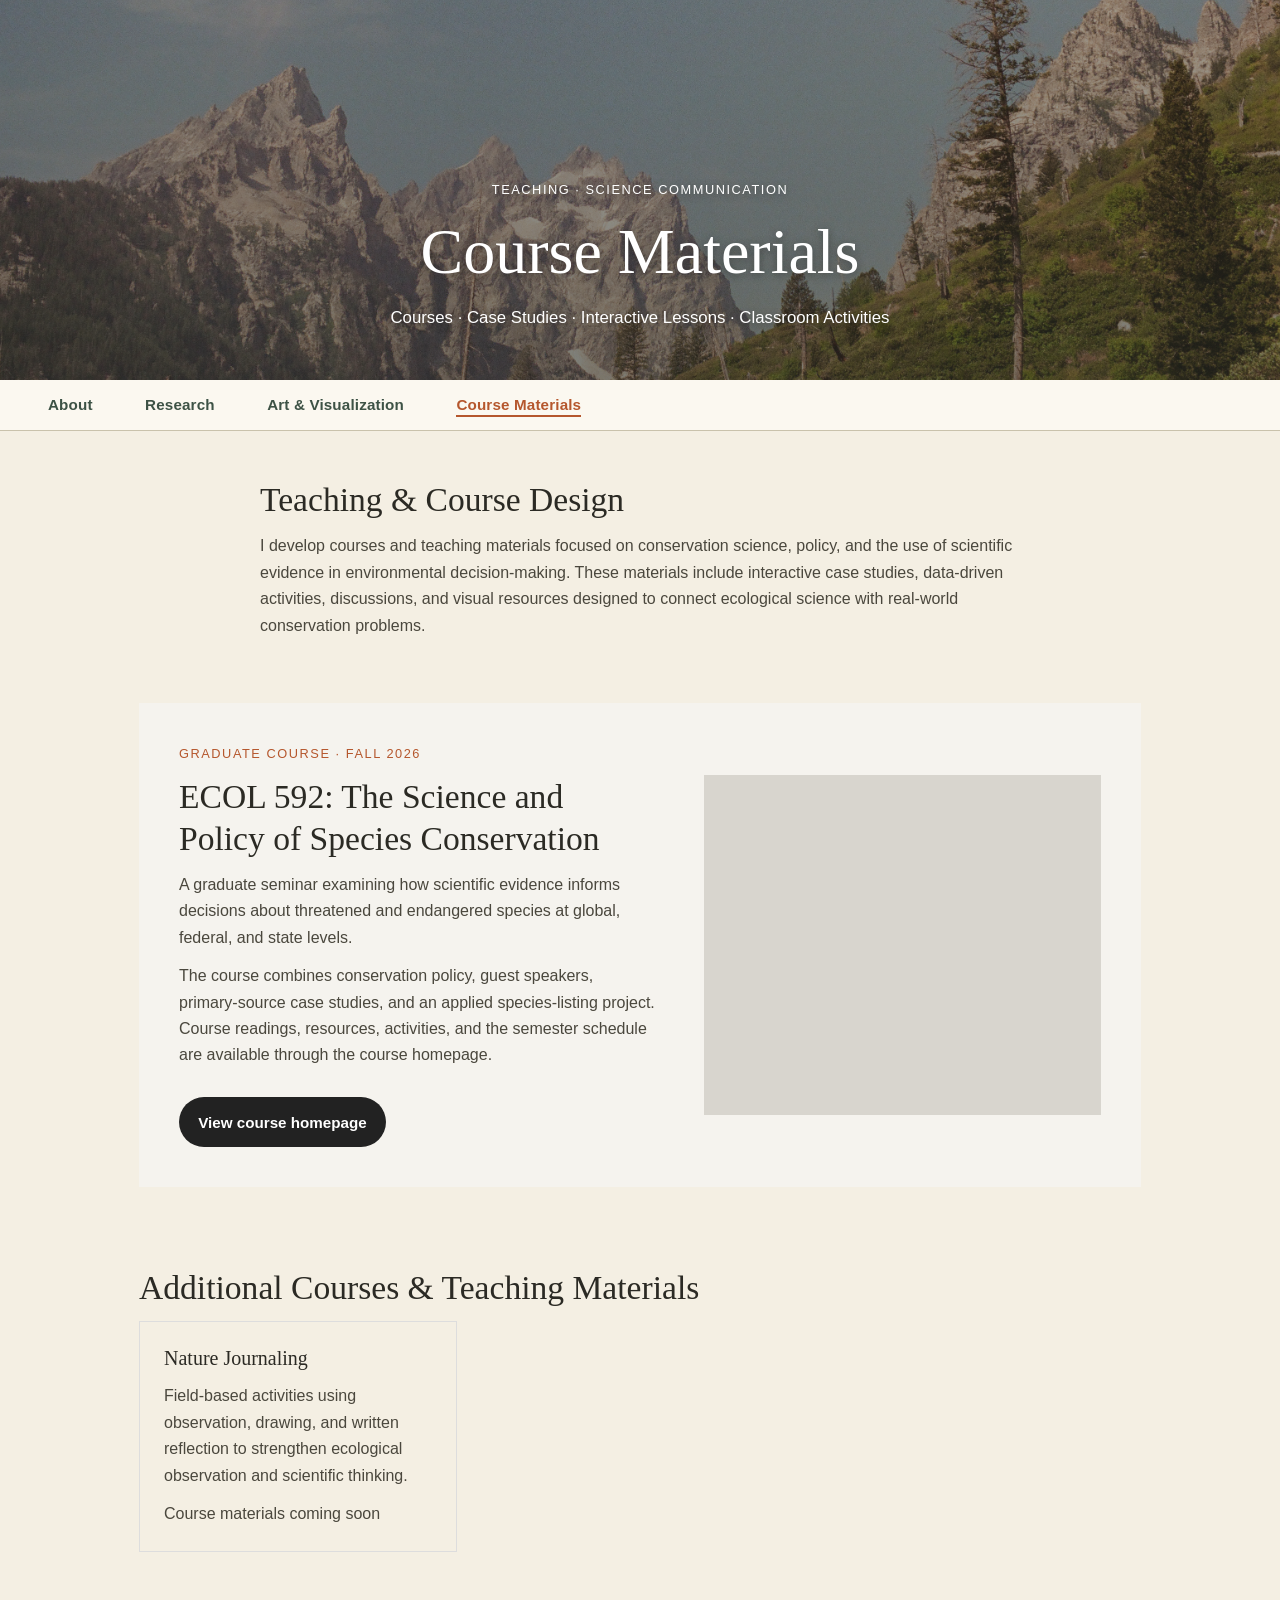
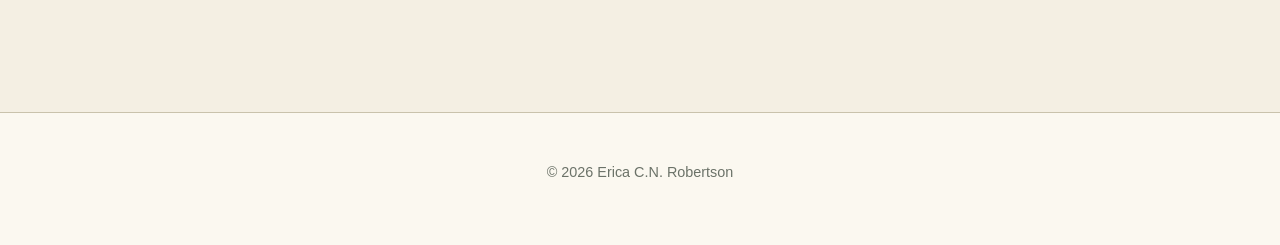
<file: teaching.html>
<!DOCTYPE html>
<html lang="en">
<head>
  <meta charset="UTF-8">
  <meta name="viewport" content="width=device-width, initial-scale=1.0">

  <title>Course Materials | Erica Robertson</title>

  <link rel="stylesheet" href="style.css">
</head>

<body>

  <header class="site-header image-header">
    <div class="header-overlay">
      <p class="eyebrow">Teaching · Science Communication</p>
      <h1>Course Materials</h1>
      <p>Courses · Case Studies · Interactive Lessons · Classroom Activities</p>
    </div>
  </header>


  <nav class="site-nav">
    <a href="index.html">About</a>
    <a href="research.html">Research</a>
    <a href="illustration.html">Art & Visualization</a>
    <a href="teaching.html" class="is-active">Course Materials</a>
  </nav>


  <main class="page">

    <!-- =========================
         INTRO
    ========================== -->

    <section class="teaching-intro">

      <h2>Teaching & Course Design</h2>

      <p>
        I develop courses and teaching materials focused on conservation
        science, policy, and the use of scientific evidence in environmental
        decision-making. These materials include interactive case studies,
        data-driven activities, discussions, and visual resources designed
        to connect ecological science with real-world conservation problems.
      </p>

    </section>


    <!-- =========================
         ECOL 592
    ========================== -->

    <section class="featured-material">

      <div class="featured-material-text">

        <p class="eyebrow">Graduate Course · Fall 2026</p>

        <h2>
          ECOL 592: The Science and Policy of Species Conservation
        </h2>

        <p>
          A graduate seminar examining how scientific evidence informs
          decisions about threatened and endangered species at global,
          federal, and state levels.
        </p>

        <p>
          The course combines conservation policy, guest speakers,
          primary-source case studies, and an applied species-listing
          project. Course readings, resources, activities, and the
          semester schedule are available through the course homepage.
        </p>

        <a class="button" href="teaching/ECOL592-007-Species_Listing/index.html">
          View course homepage
        </a>

      </div>


      <div class="featured-material-image">
        <!--
          Eventually replace this with a course image,
          wolf case-study preview, or conservation-policy graphic.
        -->
      </div>

    </section>


    <!-- =========================
         ADDITIONAL COURSES
    ========================== -->

    <section class="course-materials">

      <h2>Additional Courses & Teaching Materials</h2>

      <div class="material-grid">


        <article class="material-card">

          <h3>Nature Journaling</h3>

          <p>
            Field-based activities using observation, drawing, and
            written reflection to strengthen ecological observation
            and scientific thinking.
          </p>

          <!-- Add course link when this section is built -->
          <span>Course materials coming soon</span>

        </article>


      </div>

    </section>

  </main>


  <footer>
    <p>© 2026 Erica C.N. Robertson</p>
  </footer>

</body>
</html>
</file>
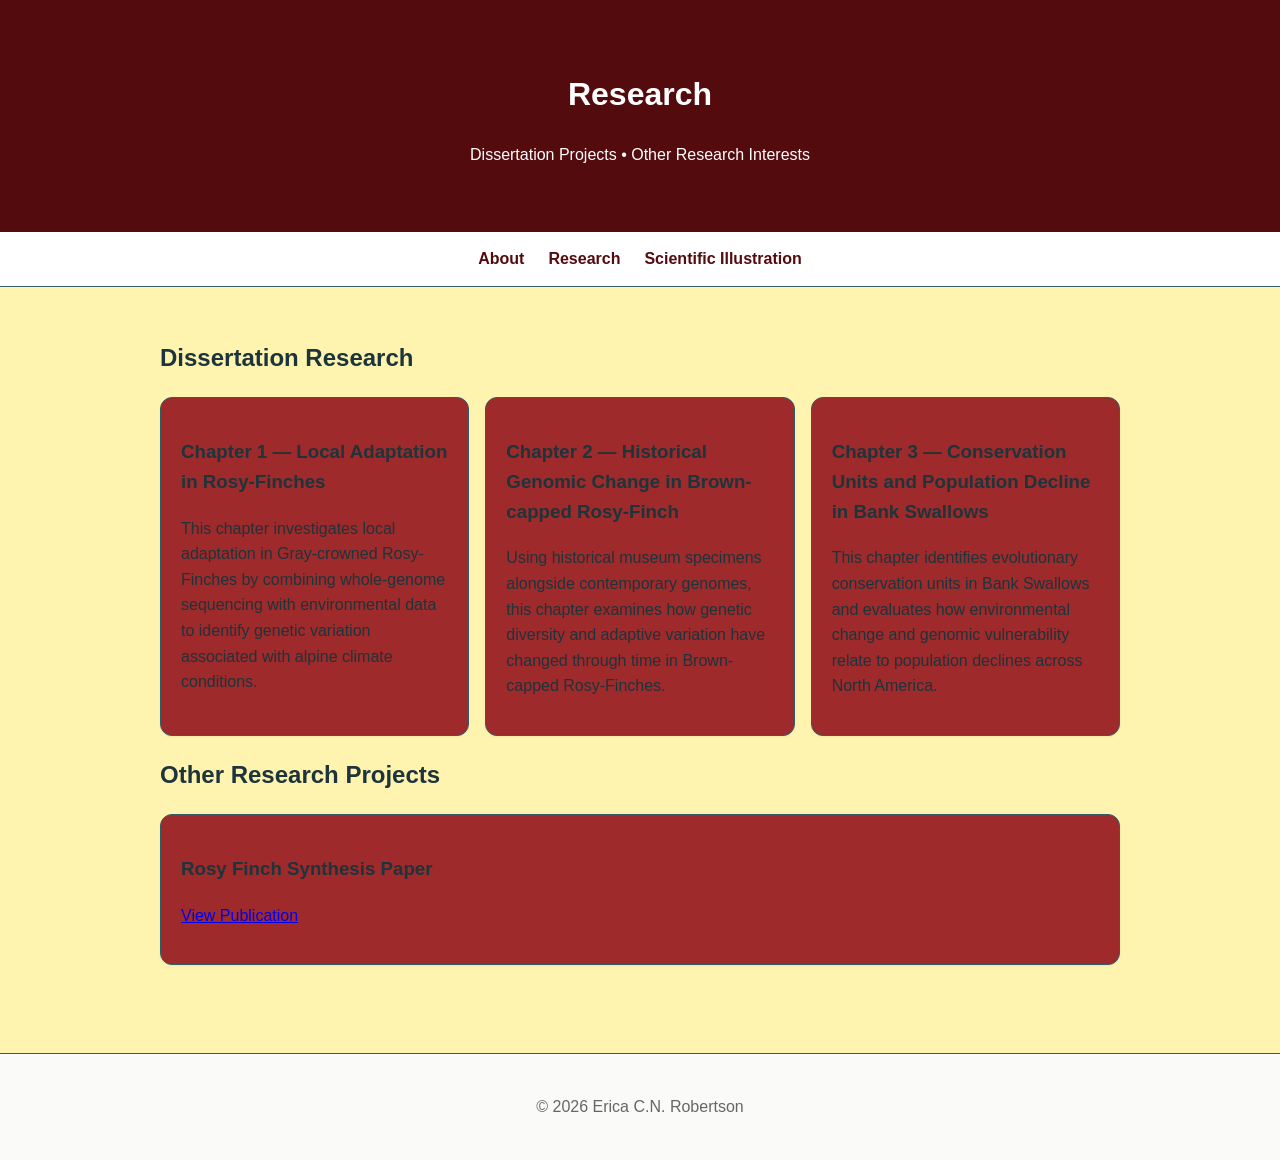
<file: old_html/research.html>
<!DOCTYPE html>
<html lang="en">
<head>
  <meta charset="UTF-8" />
  <meta name="viewport" content="width=device-width, initial-scale=1.0" />
  <title>Research | Erica Robertson</title>
  <style>
    :root {
      --bg: #FFF3B0;
      --text: #1D343B;
      --accent: #540B0E;
      --accent-light: #E09F3E;
      --card: #9E2A2B;
      --border: #335C67;
    }

    * {
      box-sizing: border-box;
    }

    body {
      margin: 0;
      font-family: Arial, Helvetica, sans-serif;
      background: var(--bg);
      color: var(--text);
      line-height: 1.6;
    }

    header {
      background: var(--accent);
      color: white;
      padding: 3rem 1.5rem;
      text-align: center;
    }

    nav {
      background: white;
      border-bottom: 1px solid var(--border);
      padding: 0.9rem 1rem;
      position: sticky;
      top: 0;
    }

    nav ul {
      list-style: none;
      display: flex;
      justify-content: center;
      gap: 1.5rem;
      padding: 0;
      margin: 0;
      flex-wrap: wrap;
    }

    nav a {
      text-decoration: none;
      color: var(--accent);
      font-weight: bold;
    }

    main {
      max-width: 1000px;
      margin: 0 auto;
      padding: 2rem 1.25rem 4rem;
    }

    .grid {
      display: grid;
      grid-template-columns: repeat(auto-fit, minmax(240px, 1fr));
      gap: 1rem;
    }

    .card {
      background: var(--card);
      border: 1px solid var(--border);
      border-radius: 12px;
      padding: 1.25rem;
      box-shadow: 0 1px 3px rgba(0,0,0,0.05);
    }
    
    .project-card {
        background: var(--card);
        border: 1px solid var(--border);
        border-radius: 12px;
        padding: 1.25rem;
        margin-bottom: 1.5rem;
        box-shadow: 0 1px 3px rgba(0, 0, 0, 0.05);
      }

    footer {
      text-align: center;
      padding: 1.5rem;
      color: #666;
      border-top: 1px solid var(--border);
      background: #fafaf8;
    }
  </style>
</head>
<body>
  <header>
    <h1>Research</h1>
    <p>Dissertation Projects • Other Research Interests</p>
  </header>

  <nav>
    <ul>
      <li><a href="index.html">About</a></li>
      <li><a href="research.html">Research</a></li>
      <li><a href="illustration.html">Scientific Illustration</a></li>
    </ul>
  </nav>

  <main>
    <section>
      <h2>Dissertation Research</h2>
      <div class="grid">
        <div class="card">
          <h3>Chapter 1 — Local Adaptation in Rosy-Finches</h3>
          <p>
            This chapter investigates local adaptation in Gray-crowned Rosy-Finches by combining
            whole-genome sequencing with environmental data to identify genetic variation associated
            with alpine climate conditions.
          </p>
        </div>

        <div class="card">
          <h3>Chapter 2 — Historical Genomic Change in Brown-capped Rosy-Finch</h3>
          <p>
            Using historical museum specimens alongside contemporary genomes, this chapter examines
            how genetic diversity and adaptive variation have changed through time in Brown-capped
            Rosy-Finches.
          </p>
        </div>

        <div class="card">
          <h3>Chapter 3 — Conservation Units and Population Decline in Bank Swallows</h3>
          <p>
            This chapter identifies evolutionary conservation units in Bank Swallows and evaluates
            how environmental change and genomic vulnerability relate to population declines across
            North America.
          </p>
        </div>
      </div>
    </section>
    
    <section>
      <h2>Other Research Projects</h2>
      <div class="project-card">
          <h3>
            Rosy Finch Synthesis Paper
          </h3>

          <p>
            
          </p>

          <a
            class="button-link"
            href="https://doi.org/10.1002/ece3.72962"
            target="_blank"
          >
            View Publication
          </a>
          </p>
        </div>
      </div>
    </section>
  </main>

  <footer>
    <p>© 2026 Erica C.N. Robertson</p>
  </footer>
</body>
</html>
</file>
<file: style.css>
/* ============================================
   STYLE.CSS
   Shared styling for index.html, research.html,
   and illustration.html
   ============================================ */

:root {
  --paper: #f4efe3;
  --paper-raised: #fbf8f0;
  --ink: #2b2a24;
  --ink-soft: #4a473d;
  --pine: #3d5245;
  --pine-dark: #2c3c33;
  --rosy: #b5572d;
  --rosy-dark: #8f431f;
  --stone: #c9c2ac;
  --mist: #6b7268;

  --font-display: "Source Serif 4", Georgia, "Times New Roman", serif;
  --font-body: "Inter", -apple-system, "Segoe UI", Helvetica, Arial, sans-serif;

  --space-sm: 0.75rem;
  --space-md: 1.5rem;
  --space-lg: 3rem;
  --space-xl: 5rem;

  --max-width: 1050px;
}

/* Base */

* {
  box-sizing: border-box;
}

html {
  scroll-behavior: smooth;
}

body {
  margin: 0;
  font-family: var(--font-body);
  background: var(--paper);
  color: var(--ink-soft);
  line-height: 1.65;
  -webkit-font-smoothing: antialiased;
}

h1,
h2,
h3 {
  font-family: var(--font-display);
  color: var(--ink);
  line-height: 1.25;
  margin: 0 0 var(--space-sm);
  font-weight: 500;
}

h1 {
  font-size: clamp(2.4rem, 5vw, 4.25rem);
}

h2 {
  font-size: clamp(1.6rem, 3vw, 2.1rem);
}

h3 {
  font-size: 1.25rem;
}

p {
  margin: 0 0 var(--space-sm);
}

a {
  color: var(--rosy);
  text-decoration: none;
}

a:hover,
a:focus-visible {
  color: var(--rosy-dark);
  text-decoration: underline;
}

:focus-visible {
  outline: 2px solid var(--rosy);
  outline-offset: 2px;
}

img {
  max-width: 100%;
  display: block;
}

/* Header banner */

.site-banner {
  width: 100%;
  height: 320px;
  overflow: hidden;
  background: var(--pine);
}

.banner-img {
  width: 100%;
  height: 100%;
  object-fit: cover;
  object-position: center;
}

.site-header {
  background: var(--paper-raised);
  border-bottom: 1px solid var(--stone);
  color: var(--ink);
  padding: var(--space-lg) var(--space-md);
  text-align: center;
}

.image-header {
  min-height: 380px;
  background:
    linear-gradient(
      rgba(35, 45, 40, 0.42),
      rgba(35, 45, 40, 0.58)
    ),
    url("images/banner.jpg");
  background-size: cover;
  background-repeat: no-repeat;
  background-position: center 70%;
  display: flex;
  align-items: flex-end;
  justify-content: center;
  border-bottom: none;
  padding: 0;
}

.header-overlay {
  width: 100%;
  padding: var(--space-xl) var(--space-md) var(--space-lg);
  text-align: center;
  color: white;
}

.header-overlay h1,
.header-overlay p,
.site-header.image-header h1,
.site-header.image-header p {
  color: white;
  text-shadow: 0 2px 8px rgba(0, 0, 0, 0.35);
}

.site-header .eyebrow,
.eyebrow {
  font-family: var(--font-body);
  font-size: 0.8rem;
  letter-spacing: 0.12em;
  text-transform: uppercase;
  color: var(--rosy);
  margin: 0 0 var(--space-sm);
}

.image-header .eyebrow {
  color: #f4efe3;
}

.site-header h1 {
  margin-bottom: var(--space-sm);
}

.site-header p {
  margin: 0;
  font-size: 1.05rem;
  color: var(--mist);
}

/* Navigation */

.site-nav {
  background: var(--paper-raised);
  border-bottom: 1px solid var(--stone);
  padding: var(--space-sm) var(--space-md);
  position: sticky;
  top: 0;
  z-index: 10;
}

.site-nav ul {
  list-style: none;
  display: flex;
  justify-content: center;
  gap: var(--space-lg);
  padding: 0;
  margin: 0;
  flex-wrap: wrap;
}

.site-nav > a {
  margin: 0 var(--space-md);
}

.site-nav a {
  color: var(--pine);
  font-weight: 600;
  font-size: 0.95rem;
  letter-spacing: 0.01em;
}

.site-nav a:hover,
.site-nav a:focus-visible {
  color: var(--rosy);
  text-decoration: none;
}

.site-nav a.is-active {
  color: var(--rosy);
  border-bottom: 2px solid var(--rosy);
  padding-bottom: 2px;
}

/* Main layout */

main,
.page {
  max-width: var(--max-width);
  margin: 0 auto;
  padding: var(--space-lg) var(--space-md) var(--space-xl);
}

section {
  margin-bottom: var(--space-xl);
}

.section-heading {
  border-bottom: 1px solid var(--stone);
  padding-bottom: var(--space-sm);
  margin-bottom: var(--space-md);
}

.eyebrow-label,
.section-label {
  display: inline-block;
  font-family: var(--font-display);
  font-style: italic;
  font-size: 1.1rem;
  color: var(--rosy);
  margin-bottom: 0.35rem;
}

.section-label {
  font-family: var(--font-body);
  font-style: normal;
  font-weight: 700;
  letter-spacing: 0.12em;
  text-transform: uppercase;
  font-size: 0.8rem;
}

/* About page */

.about-layout {
  display: grid;
  grid-template-columns: 260px 1fr;
  gap: var(--space-xl);
  align-items: start;
}

.about-sidebar {
  border-right: 1px solid var(--stone);
  padding-right: var(--space-md);
}

.about-photo,
.profile-photo {
  width: 100%;
  aspect-ratio: 1 / 1.12;
  object-fit: cover;
  margin-bottom: var(--space-md);
}

.about-sidebar .name,
.about-sidebar h2 {
  font-family: var(--font-display);
  font-size: 1.35rem;
  color: var(--ink);
  margin: 0 0 0.25rem;
}

.about-sidebar .title,
.sidebar-title {
  font-size: 0.95rem;
  color: var(--pine);
  font-weight: 600;
  margin: 0.2rem 0 0;
}

.about-sidebar .org {
  font-size: 0.9rem;
  color: var(--mist);
  margin: 0;
  line-height: 1.5;
}

.about-sidebar hr {
  border: none;
  border-top: 1px solid var(--stone);
  width: 100%;
  margin: var(--space-md) 0;
}

.about-sidebar .sidebar-links,
.sidebar-links {
  list-style: none;
  padding: 0;
  margin: 0;
  display: flex;
  flex-direction: column;
  gap: 0.5rem;
  font-size: 0.9rem;
}

.about-bio,
.about-main {
  max-width: 720px;
}

.about-bio h2,
.about-main h2 {
  margin-top: 0;
}

/* Intro and flat sections */

.hero,
.intro,
.flat-section {
  padding-bottom: var(--space-lg);
  border-bottom: 1px solid var(--stone);
}

.hero h2,
.intro h2 {
  margin-top: 0;
}

/* Buttons */

.button,
.button-link {
  display: inline-block;
  margin-top: var(--space-sm);
  margin-right: var(--space-sm);
  background: var(--rosy);
  color: var(--paper);
  padding: 0.7rem 1.2rem;
  border-radius: 999px;
  text-decoration: none;
  font-weight: 600;
  font-size: 0.95rem;
  transition: background-color 0.15s ease, transform 0.1s ease;
}

.button:hover,
.button-link:hover,
.button:focus-visible,
.button-link:focus-visible {
  background: var(--rosy-dark);
  text-decoration: none;
  color: var(--paper);
}

.button:active,
.button-link:active {
  transform: translateY(1px);
}

/* Research and project entries */

.grid {
  display: grid;
  grid-template-columns: repeat(auto-fit, minmax(260px, 1fr));
  gap: var(--space-lg);
}

.card,
.project-card {
  background: transparent;
  border: 0;
  box-shadow: none;
  border-radius: 0;
  padding: var(--space-md) 0 var(--space-lg);
  border-bottom: 1px solid var(--stone);
}

.grid .card {
  border-bottom: none;
  padding-bottom: 0;
}

.card h3,
.project-card h3 {
  margin-top: 0;
  color: var(--pine);
}

/* Featured figure contributions */

.featured-work {
  margin-bottom: var(--space-xl);
}

.featured-work > h2 {
  max-width: 780px;
  margin-bottom: var(--space-lg);
}

.featured-figure {
  display: grid;
  grid-template-columns: 320px 1fr;
  gap: var(--space-lg);
  align-items: start;
  padding-bottom: 4rem;
  margin-bottom: 4rem;
  border-bottom: 1px solid var(--stone);
}

.featured-figure:last-child {
  margin-bottom: 0;
}

.featured-figure.reverse {
  grid-template-columns: 1fr 320px;
}

.featured-figure.reverse .featured-figure-image {
  order: 2;
}

.featured-figure.reverse .featured-figure-text {
  order: 1;
}

.featured-figure-image img {
  width: 100%;
  max-width: 320px;
  aspect-ratio: 4 / 3;
  object-fit: contain;
  background: var(--paper-raised);
  border: 1px solid var(--stone);
  border-radius: 4px;
}

.featured-figure-text h3 {
  color: var(--pine);
  margin-top: 0;
}

.featured-figure-text p {
  max-width: 680px;
}

/* Galleries */

.gallery-published,
.gallery-ongoing {
  display: grid;
  grid-template-columns: repeat(2, 1fr);
  gap: var(--space-md);
  margin-top: var(--space-md);
}

.gallery-portfolio,
.gallery-grid {
  display: grid;
  grid-template-columns: repeat(auto-fit, minmax(220px, 1fr));
  gap: var(--space-md);
  margin-top: var(--space-md);
}

.gallery-item,
.gallery-item-portfolio {
  margin: 0;
  background: transparent;
  border: 0;
  box-shadow: none;
  border-radius: 0;
}

.gallery-item img,
.gallery-item-portfolio img {
  width: 100%;
  aspect-ratio: 1 / 1;
  object-fit: cover;
  border-radius: 4px;
  margin-bottom: var(--space-sm);
}

.gallery-item-portfolio img {
  cursor: pointer;
  transition: transform 0.2s ease;
}

.gallery-item-portfolio img:hover {
  transform: scale(1.025);
}

.gallery-item p,
.gallery-item-portfolio p,
.gallery-item-portfolio figcaption {
  margin: 0;
  font-size: 0.9rem;
  color: var(--mist);
}

.portfolio-section {
  margin-top: var(--space-xl);
  padding-bottom: var(--space-lg);
  border-bottom: 1px solid var(--stone);
}

.portfolio-section:last-child {
  border-bottom: none;
}

.portfolio-subsection {
  margin-top: var(--space-lg);
}

.portfolio-subsection h3,
.portfolio-section h2 {
  color: var(--pine);
}

.section-heading-row {
  display: flex;
  justify-content: space-between;
  align-items: end;
  gap: var(--space-md);
  margin-bottom: var(--space-md);
}

.scroll-gallery {
  display: flex;
  gap: var(--space-md);
  overflow-x: auto;
  padding: 0 0 var(--space-md);
  scroll-snap-type: x proximity;
}

.scroll-gallery-item {
  flex: 0 0 200px;
  margin: 0;
  scroll-snap-align: start;
}

.scroll-gallery-item img {
  width: 100%;
  aspect-ratio: 1 / 1;
  object-fit: cover;
  border-radius: 4px;
  margin-bottom: var(--space-sm);
}

.scroll-gallery-item figcaption,
.scroll-gallery-item p {
  margin: 0;
  font-size: 0.9rem;
  color: var(--mist);
}

/* Links */

.links ul {
  list-style: none;
  padding: 0;
  margin: 0;
  display: flex;
  flex-direction: column;
  gap: var(--space-sm);
}

.links a {
  font-weight: 600;
}

/* Footer */

.site-footer,
footer {
  text-align: center;
  padding: var(--space-lg);
  color: var(--mist);
  border-top: 1px solid var(--stone);
  background: var(--paper-raised);
  font-size: 0.9rem;
}

/* Responsive */

@media (max-width: 760px) {
  .about-layout {
    grid-template-columns: 1fr;
    gap: var(--space-lg);
  }

  .about-sidebar {
    border-right: 0;
    border-bottom: 1px solid var(--stone);
    padding-right: 0;
    padding-bottom: var(--space-md);
  }

  .about-photo,
  .profile-photo {
    max-width: 240px;
  }

  .featured-figure,
  .featured-figure.reverse {
    grid-template-columns: 1fr;
    gap: var(--space-md);
  }

  .featured-figure.reverse .featured-figure-image,
  .featured-figure.reverse .featured-figure-text {
    order: initial;
  }

  .featured-figure-image img {
    max-width: 100%;
  }

  .scroll-gallery-item {
    flex-basis: 170px;
  }

  .image-header {
    min-height: 260px;
  }

  .site-nav ul {
    gap: var(--space-md);
  }

  .site-nav > a {
    display: inline-block;
    margin: 0.25rem var(--space-sm);
  }
}

@media (max-width: 600px) {
  .gallery-published,
  .gallery-ongoing {
    grid-template-columns: 1fr;
  }

  .site-banner {
    height: 200px;
  }

  .site-header {
    padding: var(--space-md);
  }

  main,
  .page {
    padding: var(--space-md);
  }
}

/* Accessibility */

@media (prefers-reduced-motion: reduce) {
  * {
    transition: none !important;
    scroll-behavior: auto !important;
  }
}

/* Lightbox */

.lightbox {
  position: fixed;
  inset: 0;

  background: rgba(0, 0, 0, 0.85);

  display: flex;
  justify-content: center;
  align-items: center;

  opacity: 0;
  visibility: hidden;

  transition: opacity 0.2s ease;

  z-index: 9999;
}

.lightbox.active {
  opacity: 1;
  visibility: visible;
}

.lightbox img {
  max-width: 90vw;
  max-height: 90vh;

  object-fit: contain;

  border-radius: 4px;

  box-shadow: 0 10px 40px rgba(0,0,0,0.4);
}

.clickable-image {
  cursor: zoom-in;
}

.teaching-intro {
  max-width: 760px;
  margin: 0 auto 4rem;
}

.featured-material {
  display: grid;
  grid-template-columns: 1.2fr 1fr;
  gap: 3rem;
  align-items: center;
  margin-bottom: 5rem;
  padding: 2.5rem;
  background: #f5f3ee;
}

.featured-material-image {
  min-height: 340px;
  background: #d8d5ce;
}

.button {
  display: inline-block;
  margin-top: 1rem;
  padding: 0.8rem 1.2rem;
  text-decoration: none;
  background: #222;
  color: white;
}

.material-grid {
  display: grid;
  grid-template-columns: repeat(3, 1fr);
  gap: 1.5rem;
}

.material-card {
  padding: 1.5rem;
  border: 1px solid #ddd;
}

.material-card h3 {
  margin-top: 0;
}

@media (max-width: 800px) {
  .featured-material,
  .material-grid {
    grid-template-columns: 1fr;
  }
}

/* ============================================
   ECOL 592 COURSE PAGE
   ============================================ */
   
   /* ============================================
   ECOL 592 HERO
   ============================================ */

.course-hero {
  min-height: 320px;

  display: flex;
  align-items: center;

  background: var(--paper-raised);
  border-bottom: 1px solid var(--stone);
}

.course-hero-content {
  width: 100%;
  max-width: var(--max-width);

  margin: 0 auto;
  padding: var(--space-lg) var(--space-md);
}

.course-hero-content h1 {
  max-width: 800px;
  margin-bottom: var(--space-md);
}

.course-hero-subtitle {
  max-width: 650px;

  margin: 0;

  font-size: 1.05rem;
  color: var(--mist);
}

.course-intro {
  max-width: 820px;
  margin: 0 auto var(--space-xl);
}

.course-intro > p {
  max-width: 760px;
}


/* Course logistics */

.course-details {
  display: grid;
  grid-template-columns: repeat(3, 1fr);
  gap: var(--space-md);

  margin-top: var(--space-lg);
  padding-top: var(--space-md);

  border-top: 1px solid var(--stone);

  font-size: 0.95rem;
}

.course-detail-label {
  display: block;

  margin-bottom: 0.2rem;

  color: var(--pine);

  font-size: 0.75rem;
  font-weight: 700;
  letter-spacing: 0.08em;
  text-transform: uppercase;
}


/* Schedule */

.schedule-intro {
  max-width: 700px;
  margin-bottom: var(--space-lg);
}

.week-list {
  display: flex;
  flex-direction: column;
  gap: var(--space-md);
}


/* Individual week */

.week-card {
  background: var(--paper-raised);
  border: 1px solid var(--stone);
  border-radius: 4px;
  overflow: hidden;
}

.week-heading {
  display: grid;
  grid-template-columns: 170px 1fr;
  gap: var(--space-md);

  padding: var(--space-md);

  background: rgba(61, 82, 69, 0.08);
  border-bottom: 1px solid var(--stone);
}

.week-number {
  display: block;

  margin-bottom: 0.2rem;

  color: var(--rosy);

  font-size: 0.75rem;
  font-weight: 700;
  letter-spacing: 0.1em;
  text-transform: uppercase;
}

.week-date {
  display: block;

  font-family: var(--font-display);
  font-size: 1.05rem;

  color: var(--ink);
}

.week-title h3 {
  margin: 0 0 0.2rem;
  color: var(--pine);
}

.week-title p {
  margin: 0;
  color: var(--mist);
  font-size: 0.9rem;
}


/* Readings / resources */

.week-materials {
  padding: 0 var(--space-md) var(--space-sm);
}

.material-row {
  display: grid;
  grid-template-columns: 190px 1fr;
  gap: var(--space-md);

  padding: 1rem 0;

  border-bottom: 1px solid rgba(201, 194, 172, 0.65);
}

.material-row:last-child {
  border-bottom: 0;
}

.material-row > strong {
  color: var(--pine);

  font-size: 0.78rem;
  font-weight: 700;
  letter-spacing: 0.04em;
  text-transform: uppercase;
}

.course-resource-list {
  margin: 0;
  padding-left: 1.2rem;
}

.course-resource-list li {
  margin-bottom: 0.35rem;
}

.course-resource-list li:last-child {
  margin-bottom: 0;
}


/* Weeks with no normal class meeting */

.week-card-muted {
  opacity: 0.72;
}

.week-card-muted .week-heading {
  background: rgba(107, 114, 104, 0.08);
}


/* Responsive */

@media (max-width: 760px) {

  .course-details {
    grid-template-columns: 1fr;
    gap: var(--space-sm);
  }

  .week-heading {
    grid-template-columns: 1fr;
    gap: 0.6rem;
  }

  .material-row {
    grid-template-columns: 1fr;
    gap: 0.35rem;
  }

}
</file>
